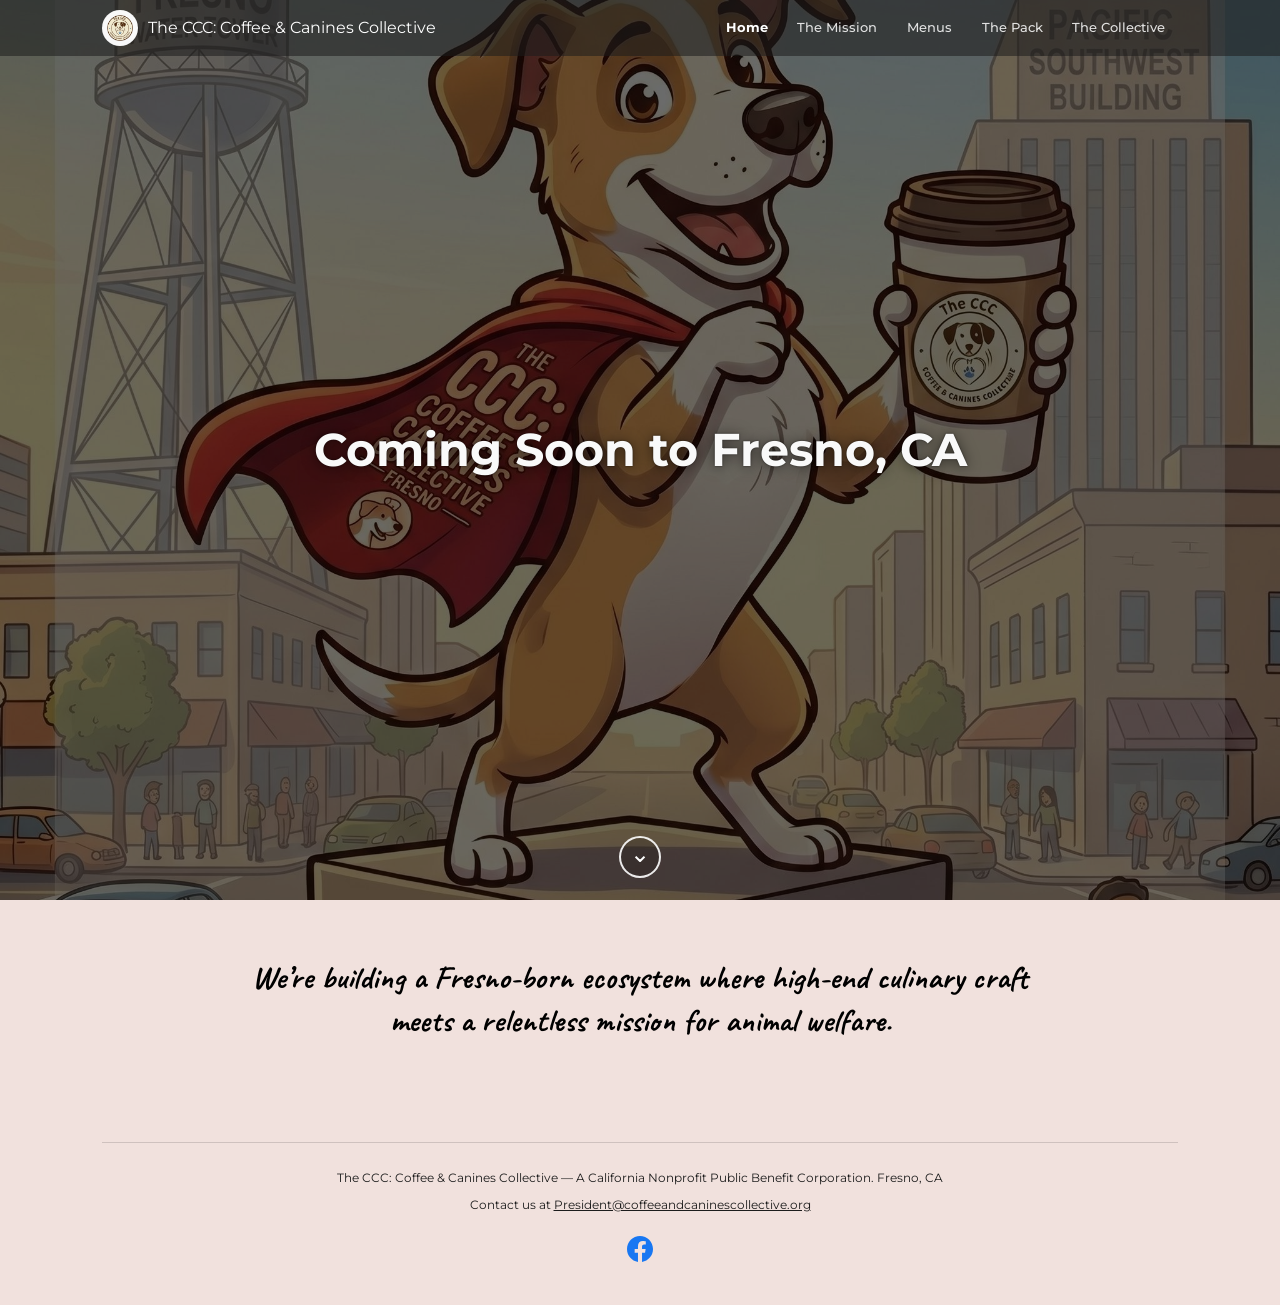
<file: index.html>
<!DOCTYPE html>
<html lang="en">
<head>
<meta charset="UTF-8">
<meta name="viewport" content="width=device-width, initial-scale=1">
<title>The CCC: Coffee &amp; Canines Collective | Fresno, CA</title>
<meta name="description" content="A Fresno-born nonprofit where high-end culinary craft meets a relentless mission for animal welfare. Coming soon to Fresno, CA.">
<link rel="canonical" href="https://coffeeandcaninescollective.org/index.html">
<meta property="og:type" content="website">
<meta property="og:title" content="The CCC: Coffee &amp; Canines Collective | Fresno, CA">
<meta property="og:description" content="A Fresno-born nonprofit where high-end culinary craft meets a relentless mission for animal welfare. Coming soon to Fresno, CA.">
<meta property="og:url" content="https://coffeeandcaninescollective.org/index.html">
<meta property="og:image" content="https://coffeeandcaninescollective.org/assets/logo.jpg">
<meta name="twitter:card" content="summary">
<link rel="icon" href="assets/logo.jpg">
<link rel="preconnect" href="https://fonts.googleapis.com">
<link rel="preconnect" href="https://fonts.gstatic.com" crossorigin>
<link href="https://fonts.googleapis.com/css2?family=Caveat:wght@400;700&family=Montserrat:ital,wght@0,400;0,500;0,700;1,400&display=swap" rel="stylesheet">
<link rel="stylesheet" href="css/styles.css">
<script type="application/ld+json">
{"@context":"https://schema.org","@type":"NGO",
 "name":"The CCC: Coffee & Canines Collective",
 "url":"https://coffeeandcaninescollective.org/",
 "email":"President@coffeeandcaninescollective.org",
 "description":"A Fresno-born nonprofit where high-end culinary craft meets a relentless mission for animal welfare.",
 "address":{"@type":"PostalAddress","addressLocality":"Fresno","addressRegion":"CA","addressCountry":"US"}}
</script>
</head>
<body>
<header class="site-header" id="top">
  <nav class="topnav wrap">
    <a class="brand" href="index.html">
      <img src="assets/logo.jpg" alt="The CCC logo" width="36" height="36">
      <span>The CCC: Coffee &amp; Canines Collective</span>
    </a>
    <button class="nav-toggle" aria-label="Open menu" aria-expanded="false">☰</button>
    <ul class="nav-links">
      <li><a href="index.html" class="current">Home</a></li>
      <li><a href="the-mission.html">The Mission</a></li>
      <li><a href="menus.html">Menus</a></li>
      <li><a href="the-pack.html">The Pack</a></li>
      <li><a href="the-collective.html">The Collective</a></li>
    </ul>
  </nav>
</header>

<section class="hero hero--full" style="background-image:url('assets/hero-banner.jpg')">
  <div class="hero-inner">
    <h1 class="hero-title">Coming Soon to Fresno, CA</h1>
  </div>
  <a class="scroll-cue" href="#content" aria-label="Scroll down">⌄</a>
</section>

<main id="content">
  <section class="sec">
    <div class="wrap">
      <div class="txt">
        <h2 class="t-statement">We’re building a Fresno-born ecosystem where high-end culinary craft meets a relentless mission for animal welfare.</h2>
      </div>
    </div>
  </section>
</main>

<footer class="site-footer">
  <div class="wrap">
    <div class="divider"></div>
    <p class="t-small">The CCC: Coffee &amp; Canines Collective — A California Nonprofit Public Benefit Corporation. Fresno, CA</p>
    <p class="t-small">Contact us at <a href="mailto:President@coffeeandcaninescollective.org">President@coffeeandcaninescollective.org</a></p>
    <a class="fb-circle" href="https://www.facebook.com/profile.php?id=61579517695465" target="_blank" rel="noopener" aria-label="Facebook">
      <svg viewBox="0 0 24 24" width="26" height="26" fill="#1877F2"><path d="M24 12.073C24 5.405 18.627 0 12 0S0 5.405 0 12.073C0 18.1 4.388 23.094 10.125 24v-8.437H7.078v-3.49h3.047v-2.66c0-3.025 1.792-4.697 4.533-4.697 1.313 0 2.686.236 2.686.236v2.971H15.83c-1.491 0-1.956.93-1.956 1.886v2.264h3.328l-.532 3.49h-2.796V24C19.612 23.094 24 18.1 24 12.073z"/></svg>
    </a>
  </div>
</footer>
<script src="js/site.js"></script>
</body>
</html>
</file>
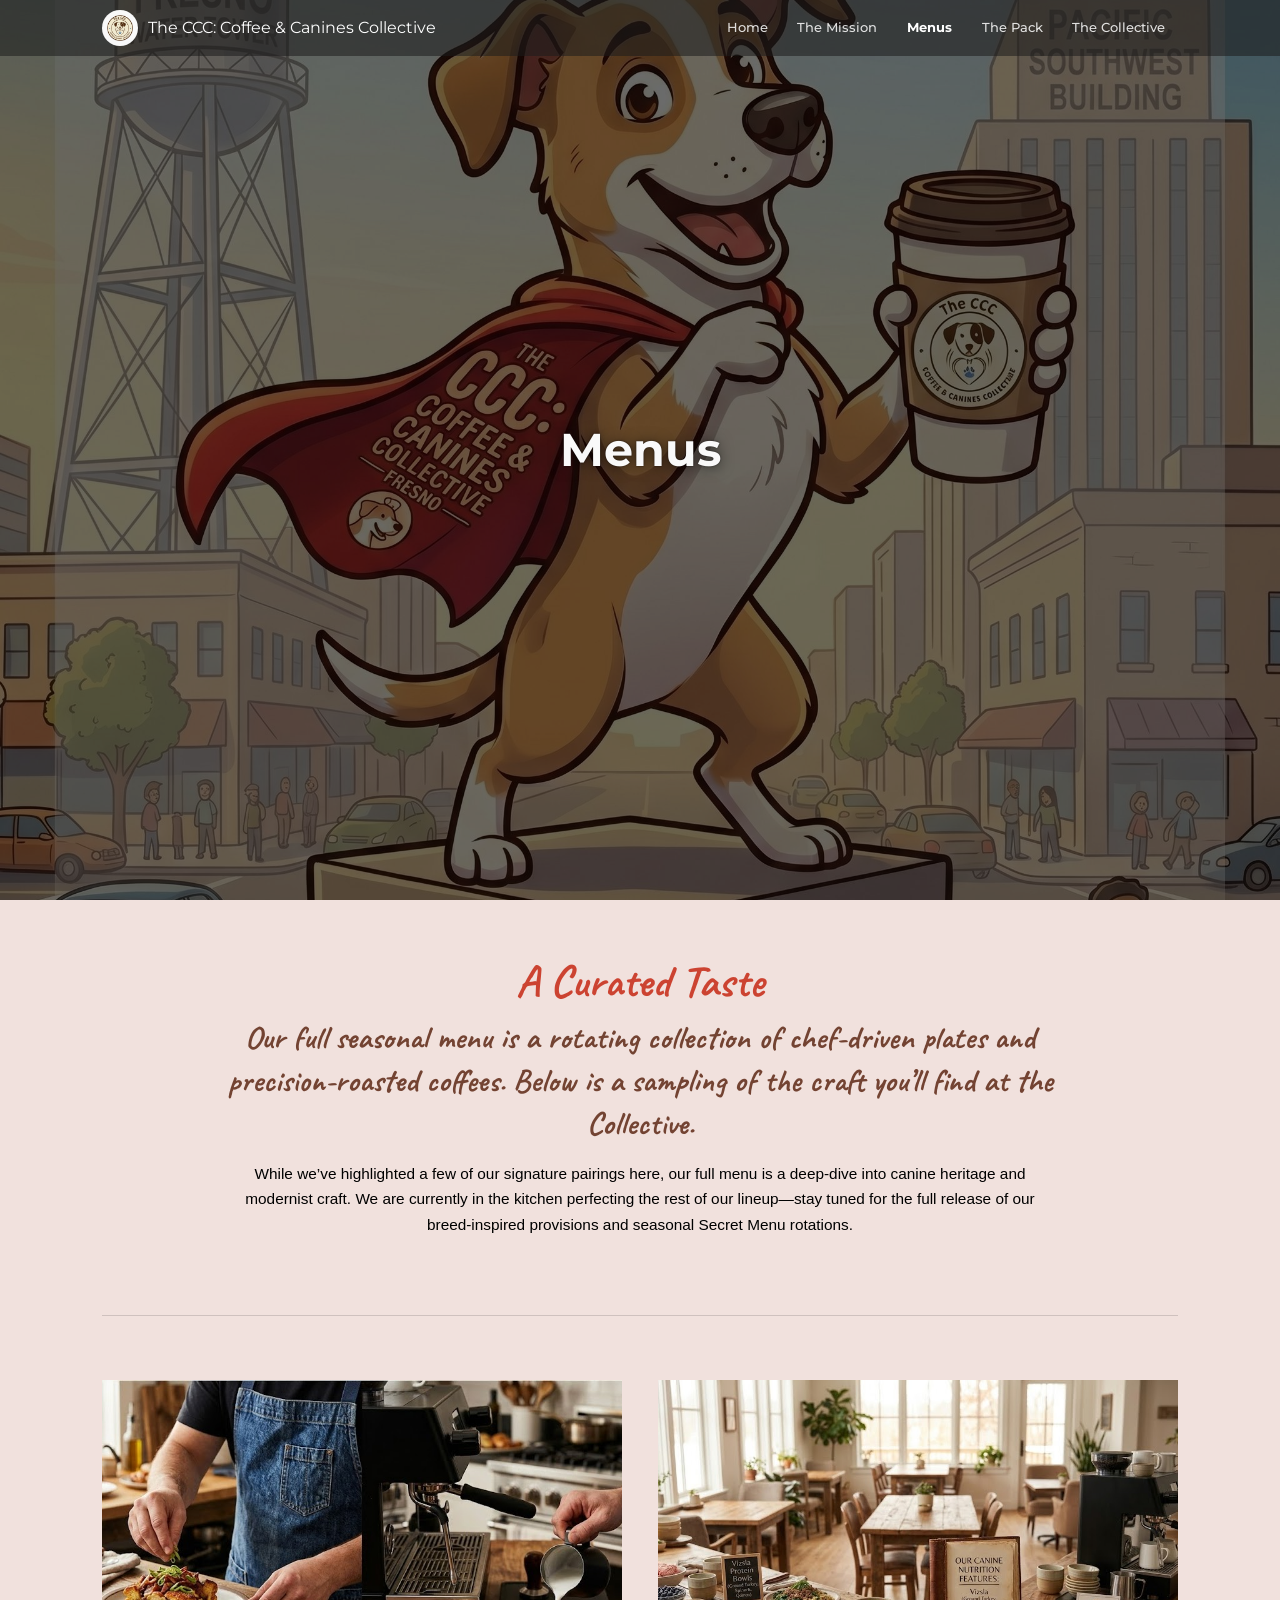
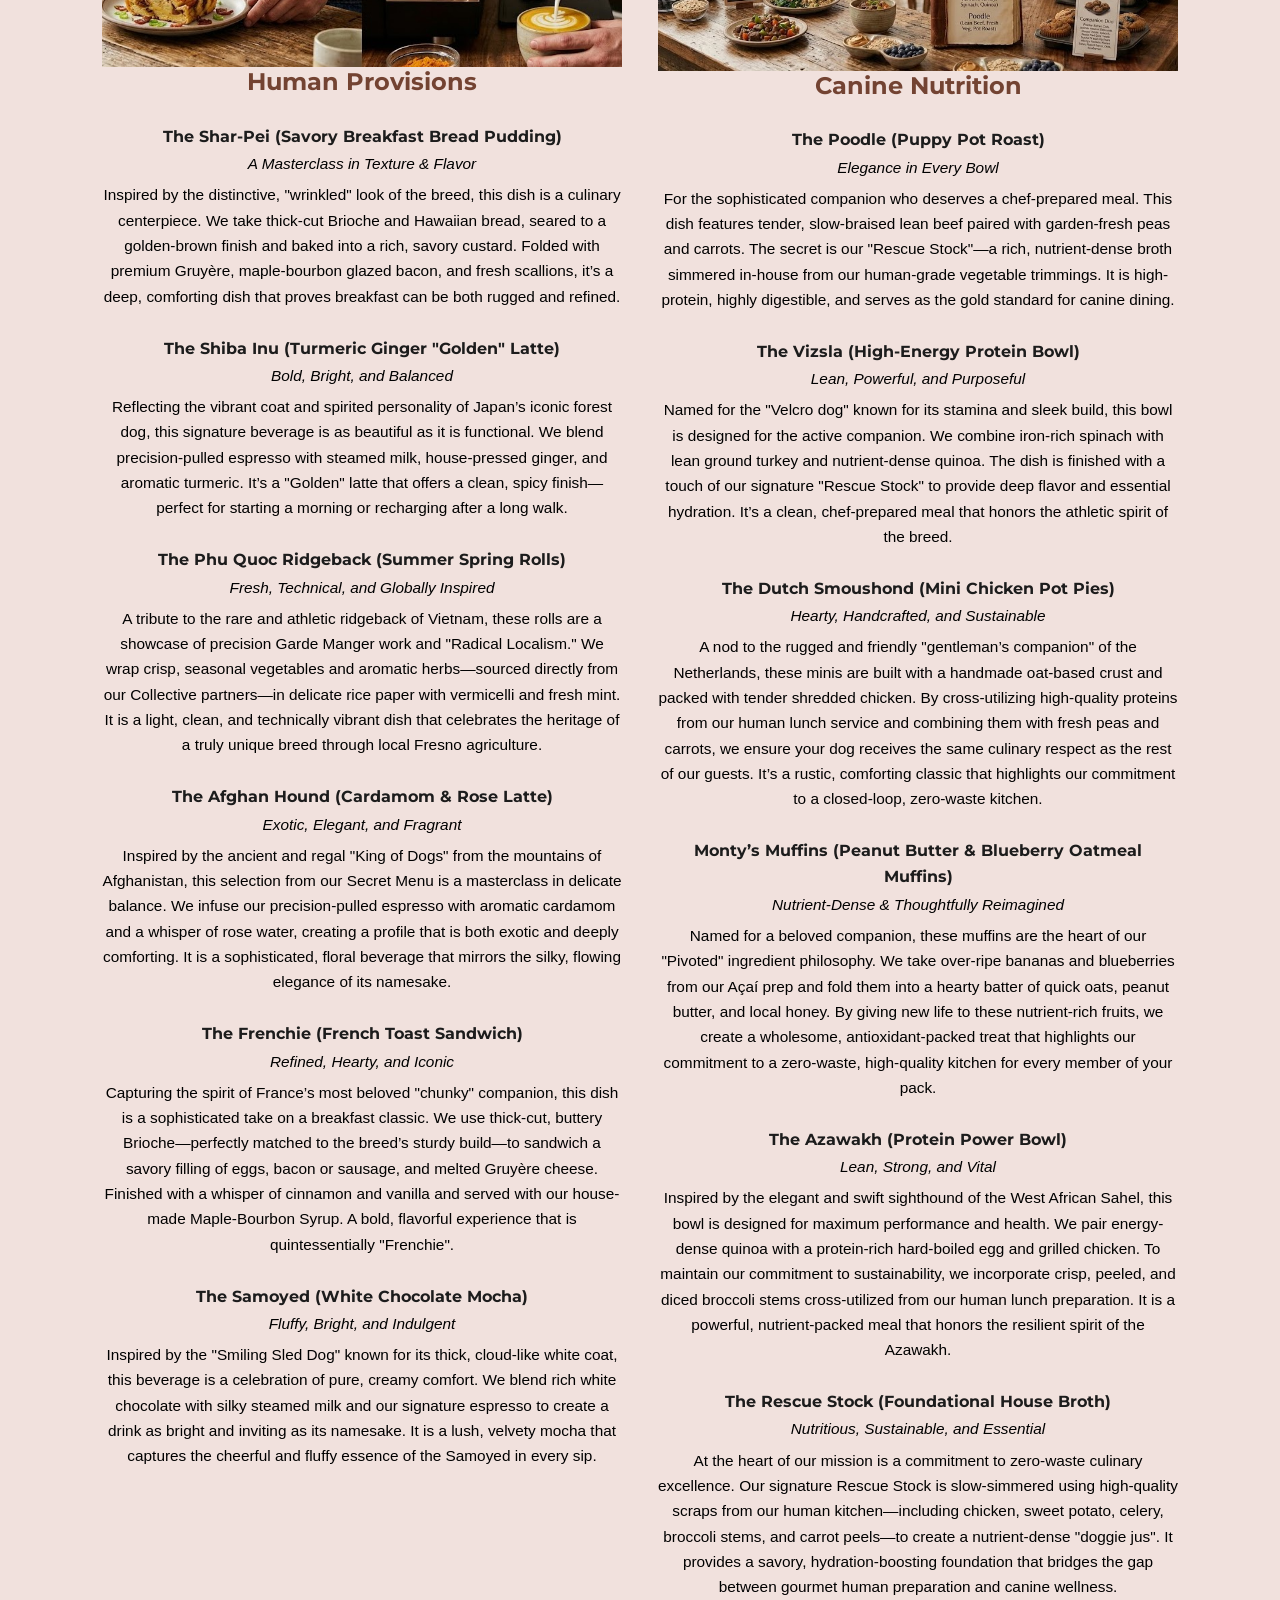
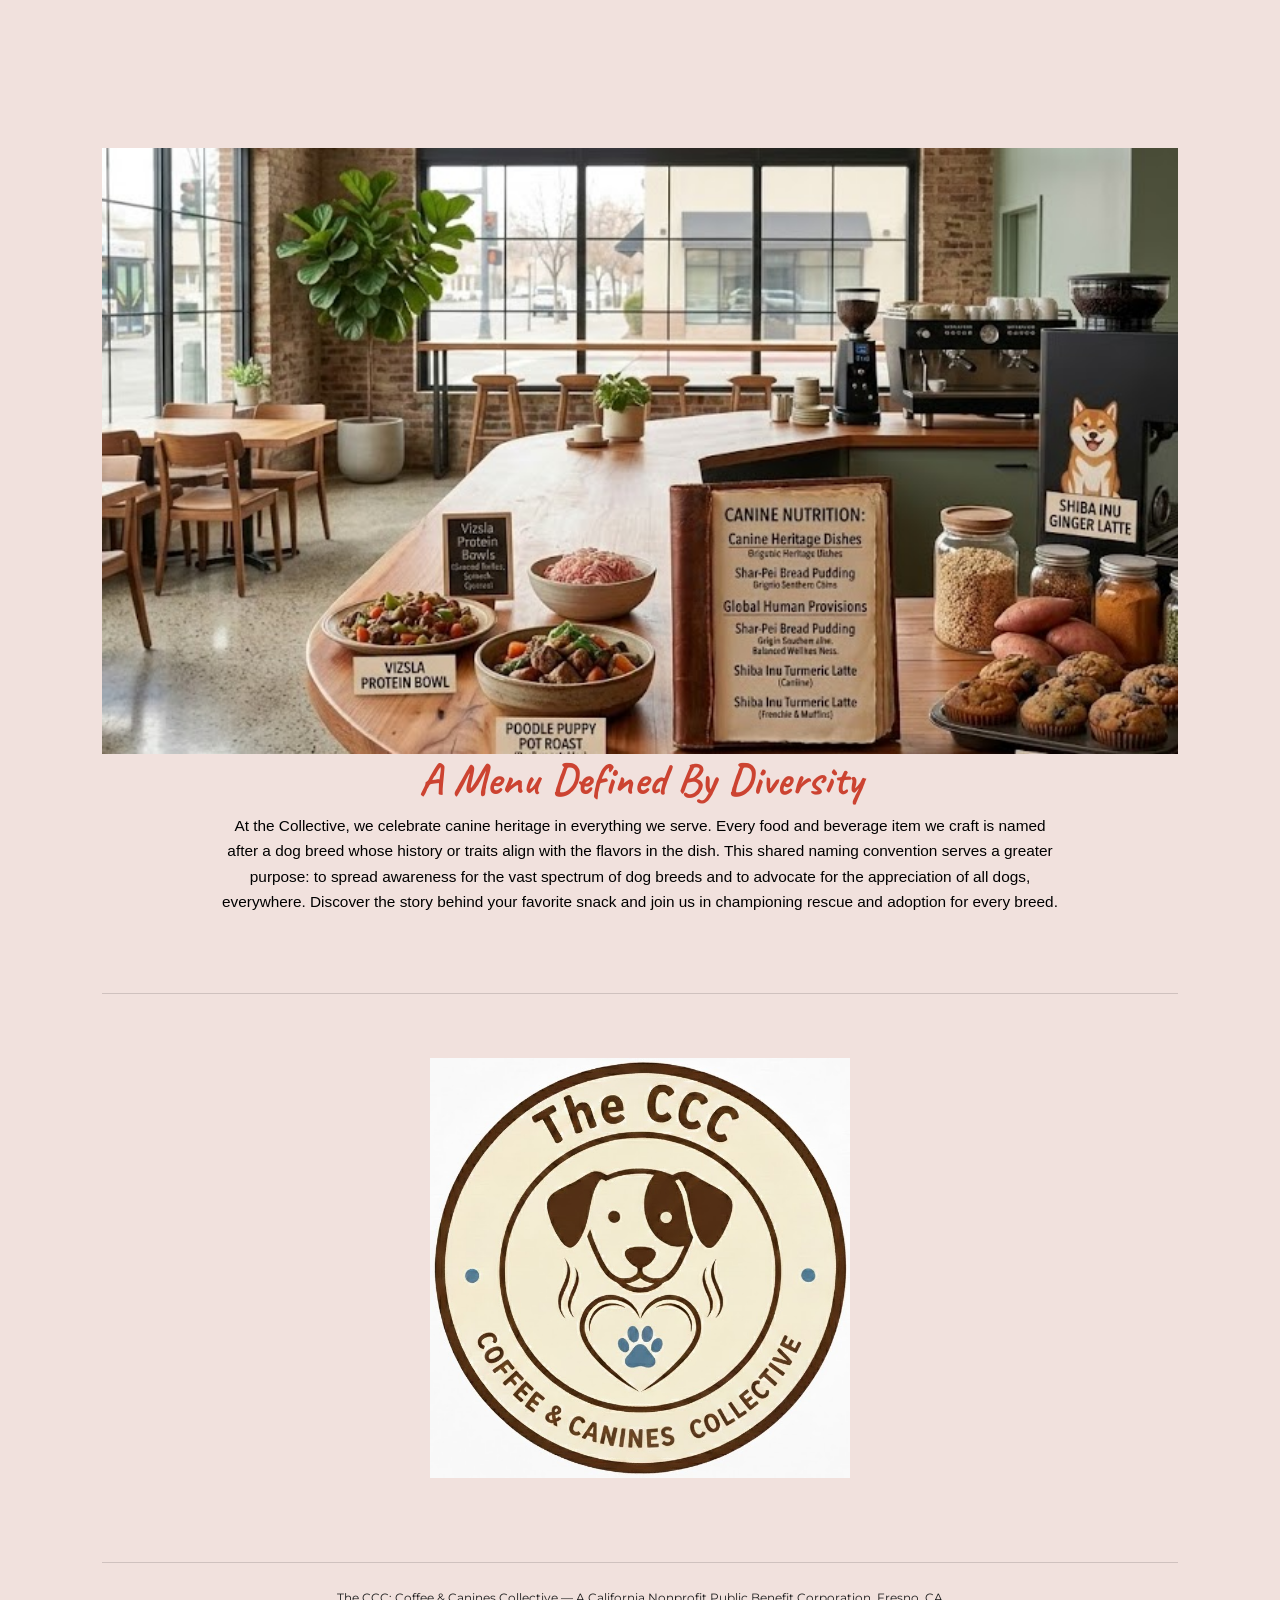
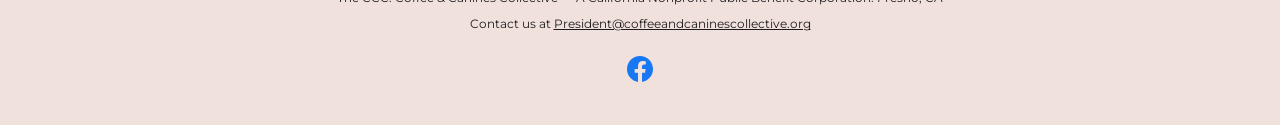
<file: menus.html>
<!DOCTYPE html>
<html lang="en">
<head>
<meta charset="UTF-8">
<meta name="viewport" content="width=device-width, initial-scale=1">
<title>Menus | The CCC: Coffee &amp; Canines Collective</title>
<meta name="description" content="A sampling of chef-driven plates, precision-roasted coffees, and canine nutrition from The CCC: Coffee &amp; Canines Collective in Fresno, CA.">
<link rel="canonical" href="https://coffeeandcaninescollective.org/menus.html">
<meta property="og:type" content="website">
<meta property="og:title" content="Menus | The CCC: Coffee &amp; Canines Collective">
<meta property="og:description" content="A sampling of chef-driven plates, precision-roasted coffees, and canine nutrition from The CCC: Coffee &amp; Canines Collective in Fresno, CA.">
<meta property="og:url" content="https://coffeeandcaninescollective.org/menus.html">
<meta property="og:image" content="https://coffeeandcaninescollective.org/assets/logo.jpg">
<meta name="twitter:card" content="summary">
<link rel="icon" href="assets/logo.jpg">
<link rel="preconnect" href="https://fonts.googleapis.com">
<link rel="preconnect" href="https://fonts.gstatic.com" crossorigin>
<link href="https://fonts.googleapis.com/css2?family=Caveat:wght@400;700&family=Montserrat:ital,wght@0,400;0,500;0,700;1,400&display=swap" rel="stylesheet">
<link rel="stylesheet" href="css/styles.css">
</head>
<body>
<header class="site-header" id="top">
  <nav class="topnav wrap">
    <a class="brand" href="index.html">
      <img src="assets/logo.jpg" alt="The CCC logo" width="36" height="36">
      <span>The CCC: Coffee &amp; Canines Collective</span>
    </a>
    <button class="nav-toggle" aria-label="Open menu" aria-expanded="false">☰</button>
    <ul class="nav-links">
      <li><a href="index.html">Home</a></li>
      <li><a href="the-mission.html">The Mission</a></li>
      <li><a class="current" href="menus.html">Menus</a></li>
      <li><a href="the-pack.html">The Pack</a></li>
      <li><a href="the-collective.html">The Collective</a></li>
    </ul>
  </nav>
</header>

<section class="hero hero--mid" style="background-image:url('assets/hero-banner.jpg')">
  <div class="hero-inner">
    <h1 class="hero-title">Menus</h1>
  </div>
</section>

<main id="content">
  <section class="sec">
    <div class="wrap">
      <div class="txt">
        <h2 class="t-title">A Curated Taste</h2>
        <p class="t-statement t-statement--brown">Our full seasonal menu is a rotating collection of chef-driven plates and precision-roasted coffees. Below is a sampling of the craft you’ll find at the Collective.</p>
        <p class="t-body-a">While we’ve highlighted a few of our signature pairings here, our full menu is a deep-dive into canine heritage and modernist craft. We are currently in the kitchen perfecting the rest of our lineup—stay tuned for the full release of our breed-inspired provisions and seasonal Secret Menu rotations.</p>
      </div>
    </div>
  </section>

  <section class="sec sec--slim">
    <div class="wrap">
      <div class="divider"></div>
    </div>
  </section>

  <section class="sec">
    <div class="wrap">
      <div class="cols-2 cols-2--top">
        <div>
          <img class="ph" src="assets/menus-human.jpg" alt="Chef plating a dish and espresso machine pouring a latte">
          <h2 class="t-h2">Human Provisions</h2>

          <h3 class="t-sub">The Shar-Pei (Savory Breakfast Bread Pudding)</h3>
          <p class="t-tag">A Masterclass in Texture &amp; Flavor</p>
          <p class="t-body-a">Inspired by the distinctive, "wrinkled" look of the breed, this dish is a culinary centerpiece. We take thick-cut Brioche and Hawaiian bread, seared to a golden-brown finish and baked into a rich, savory custard. Folded with premium Gruyère, maple-bourbon glazed bacon, and fresh scallions, it’s a deep, comforting dish that proves breakfast can be both rugged and refined.</p>

          <h3 class="t-sub">The Shiba Inu (Turmeric Ginger "Golden" Latte)</h3>
          <p class="t-tag">Bold, Bright, and Balanced</p>
          <p class="t-body-a">Reflecting the vibrant coat and spirited personality of Japan’s iconic forest dog, this signature beverage is as beautiful as it is functional. We blend precision-pulled espresso with steamed milk, house-pressed ginger, and aromatic turmeric. It’s a "Golden" latte that offers a clean, spicy finish—perfect for starting a morning or recharging after a long walk.</p>

          <h3 class="t-sub">The Phu Quoc Ridgeback (Summer Spring Rolls)</h3>
          <p class="t-tag">Fresh, Technical, and Globally Inspired</p>
          <p class="t-body-a">A tribute to the rare and athletic ridgeback of Vietnam, these rolls are a showcase of precision Garde Manger work and "Radical Localism." We wrap crisp, seasonal vegetables and aromatic herbs—sourced directly from our Collective partners—in delicate rice paper with vermicelli and fresh mint. It is a light, clean, and technically vibrant dish that celebrates the heritage of a truly unique breed through local Fresno agriculture.</p>

          <h3 class="t-sub">The Afghan Hound (Cardamom &amp; Rose Latte)</h3>
          <p class="t-tag">Exotic, Elegant, and Fragrant</p>
          <p class="t-body-a">Inspired by the ancient and regal "King of Dogs" from the mountains of Afghanistan, this selection from our Secret Menu is a masterclass in delicate balance. We infuse our precision-pulled espresso with aromatic cardamom and a whisper of rose water, creating a profile that is both exotic and deeply comforting. It is a sophisticated, floral beverage that mirrors the silky, flowing elegance of its namesake.</p>

          <h3 class="t-sub">The Frenchie (French Toast Sandwich)</h3>
          <p class="t-tag">Refined, Hearty, and Iconic</p>
          <p class="t-body-a">Capturing the spirit of France’s most beloved "chunky" companion, this dish is a sophisticated take on a breakfast classic. We use thick-cut, buttery Brioche—perfectly matched to the breed’s sturdy build—to sandwich a savory filling of eggs, bacon or sausage, and melted Gruyère cheese. Finished with a whisper of cinnamon and vanilla and served with our house-made Maple-Bourbon Syrup. A bold, flavorful experience that is quintessentially "Frenchie".</p>

          <h3 class="t-sub">The Samoyed (White Chocolate Mocha)</h3>
          <p class="t-tag">Fluffy, Bright, and Indulgent</p>
          <p class="t-body-a">Inspired by the "Smiling Sled Dog" known for its thick, cloud-like white coat, this beverage is a celebration of pure, creamy comfort. We blend rich white chocolate with silky steamed milk and our signature espresso to create a drink as bright and inviting as its namesake. It is a lush, velvety mocha that captures the cheerful and fluffy essence of the Samoyed in every sip.</p>
        </div>
        <div>
          <img class="ph" src="assets/menus-canine.jpg" alt="Cafe dining room with canine nutrition menu displays">
          <h2 class="t-h2">Canine Nutrition</h2>

          <h3 class="t-sub">The Poodle (Puppy Pot Roast)</h3>
          <p class="t-tag">Elegance in Every Bowl</p>
          <p class="t-body-a">For the sophisticated companion who deserves a chef-prepared meal. This dish features tender, slow-braised lean beef paired with garden-fresh peas and carrots. The secret is our "Rescue Stock"—a rich, nutrient-dense broth simmered in-house from our human-grade vegetable trimmings. It is high-protein, highly digestible, and serves as the gold standard for canine dining.</p>

          <h3 class="t-sub">The Vizsla (High-Energy Protein Bowl)</h3>
          <p class="t-tag">Lean, Powerful, and Purposeful</p>
          <p class="t-body-a">Named for the "Velcro dog" known for its stamina and sleek build, this bowl is designed for the active companion. We combine iron-rich spinach with lean ground turkey and nutrient-dense quinoa. The dish is finished with a touch of our signature "Rescue Stock" to provide deep flavor and essential hydration. It’s a clean, chef-prepared meal that honors the athletic spirit of the breed.</p>

          <h3 class="t-sub">The Dutch Smoushond (Mini Chicken Pot Pies)</h3>
          <p class="t-tag">Hearty, Handcrafted, and Sustainable</p>
          <p class="t-body-a">A nod to the rugged and friendly "gentleman’s companion" of the Netherlands, these minis are built with a handmade oat-based crust and packed with tender shredded chicken. By cross-utilizing high-quality proteins from our human lunch service and combining them with fresh peas and carrots, we ensure your dog receives the same culinary respect as the rest of our guests. It’s a rustic, comforting classic that highlights our commitment to a closed-loop, zero-waste kitchen.</p>

          <h3 class="t-sub">Monty’s Muffins (Peanut Butter &amp; Blueberry Oatmeal Muffins)</h3>
          <p class="t-tag">Nutrient-Dense &amp; Thoughtfully Reimagined</p>
          <p class="t-body-a">Named for a beloved companion, these muffins are the heart of our "Pivoted" ingredient philosophy. We take over-ripe bananas and blueberries from our Açaí prep and fold them into a hearty batter of quick oats, peanut butter, and local honey. By giving new life to these nutrient-rich fruits, we create a wholesome, antioxidant-packed treat that highlights our commitment to a zero-waste, high-quality kitchen for every member of your pack.</p>

          <h3 class="t-sub">The Azawakh (Protein Power Bowl)</h3>
          <p class="t-tag">Lean, Strong, and Vital</p>
          <p class="t-body-a">Inspired by the elegant and swift sighthound of the West African Sahel, this bowl is designed for maximum performance and health. We pair energy-dense quinoa with a protein-rich hard-boiled egg and grilled chicken. To maintain our commitment to sustainability, we incorporate crisp, peeled, and diced broccoli stems cross-utilized from our human lunch preparation. It is a powerful, nutrient-packed meal that honors the resilient spirit of the Azawakh.</p>

          <h3 class="t-sub">The Rescue Stock (Foundational House Broth)</h3>
          <p class="t-tag">Nutritious, Sustainable, and Essential</p>
          <p class="t-body-a">At the heart of our mission is a commitment to zero-waste culinary excellence. Our signature Rescue Stock is slow-simmered using high-quality scraps from our human kitchen—including chicken, sweet potato, celery, broccoli stems, and carrot peels—to create a nutrient-dense "doggie jus". It provides a savory, hydration-boosting foundation that bridges the gap between gourmet human preparation and canine wellness.</p>
        </div>
      </div>
    </div>
  </section>

  <section class="sec">
    <div class="wrap">
      <img class="ph ph--full" src="assets/menus-diversity.jpg" alt="Cafe counter with dog meals and treats on display">
      <div class="txt">
        <h2 class="t-title">A Menu Defined By Diversity</h2>
        <p class="t-body-a">At the Collective, we celebrate canine heritage in everything we serve. Every food and beverage item we craft is named after a dog breed whose history or traits align with the flavors in the dish. This shared naming convention serves a greater purpose: to spread awareness for the vast spectrum of dog breeds and to advocate for the appreciation of all dogs, everywhere. Discover the story behind your favorite snack and join us in championing rescue and adoption for every breed.</p>
      </div>
    </div>
  </section>

  <section class="sec sec--slim">
    <div class="wrap">
      <div class="divider"></div>
    </div>
  </section>

  <section class="sec">
    <div class="wrap">
      <img class="big-logo" src="assets/footer-art-menus-collective.jpg" alt="The CCC: Coffee &amp; Canines Collective logo">
    </div>
  </section>
</main>

<footer class="site-footer">
  <div class="wrap">
    <div class="divider"></div>
    <p class="t-small">The CCC: Coffee &amp; Canines Collective — A California Nonprofit Public Benefit Corporation. Fresno, CA</p>
    <p class="t-small">Contact us at <a href="mailto:President@coffeeandcaninescollective.org">President@coffeeandcaninescollective.org</a></p>
    <a class="fb-circle" href="https://www.facebook.com/profile.php?id=61579517695465" target="_blank" rel="noopener" aria-label="Facebook">
      <svg viewBox="0 0 24 24" width="26" height="26" fill="#1877F2"><path d="M24 12.073C24 5.405 18.627 0 12 0S0 5.405 0 12.073C0 18.1 4.388 23.094 10.125 24v-8.437H7.078v-3.49h3.047v-2.66c0-3.025 1.792-4.697 4.533-4.697 1.313 0 2.686.236 2.686.236v2.971H15.83c-1.491 0-1.956.93-1.956 1.886v2.264h3.328l-.532 3.49h-2.796V24C19.612 23.094 24 18.1 24 12.073z"/></svg>
    </a>
  </div>
</footer>
<script src="js/site.js"></script>
</body>
</html>
</file>
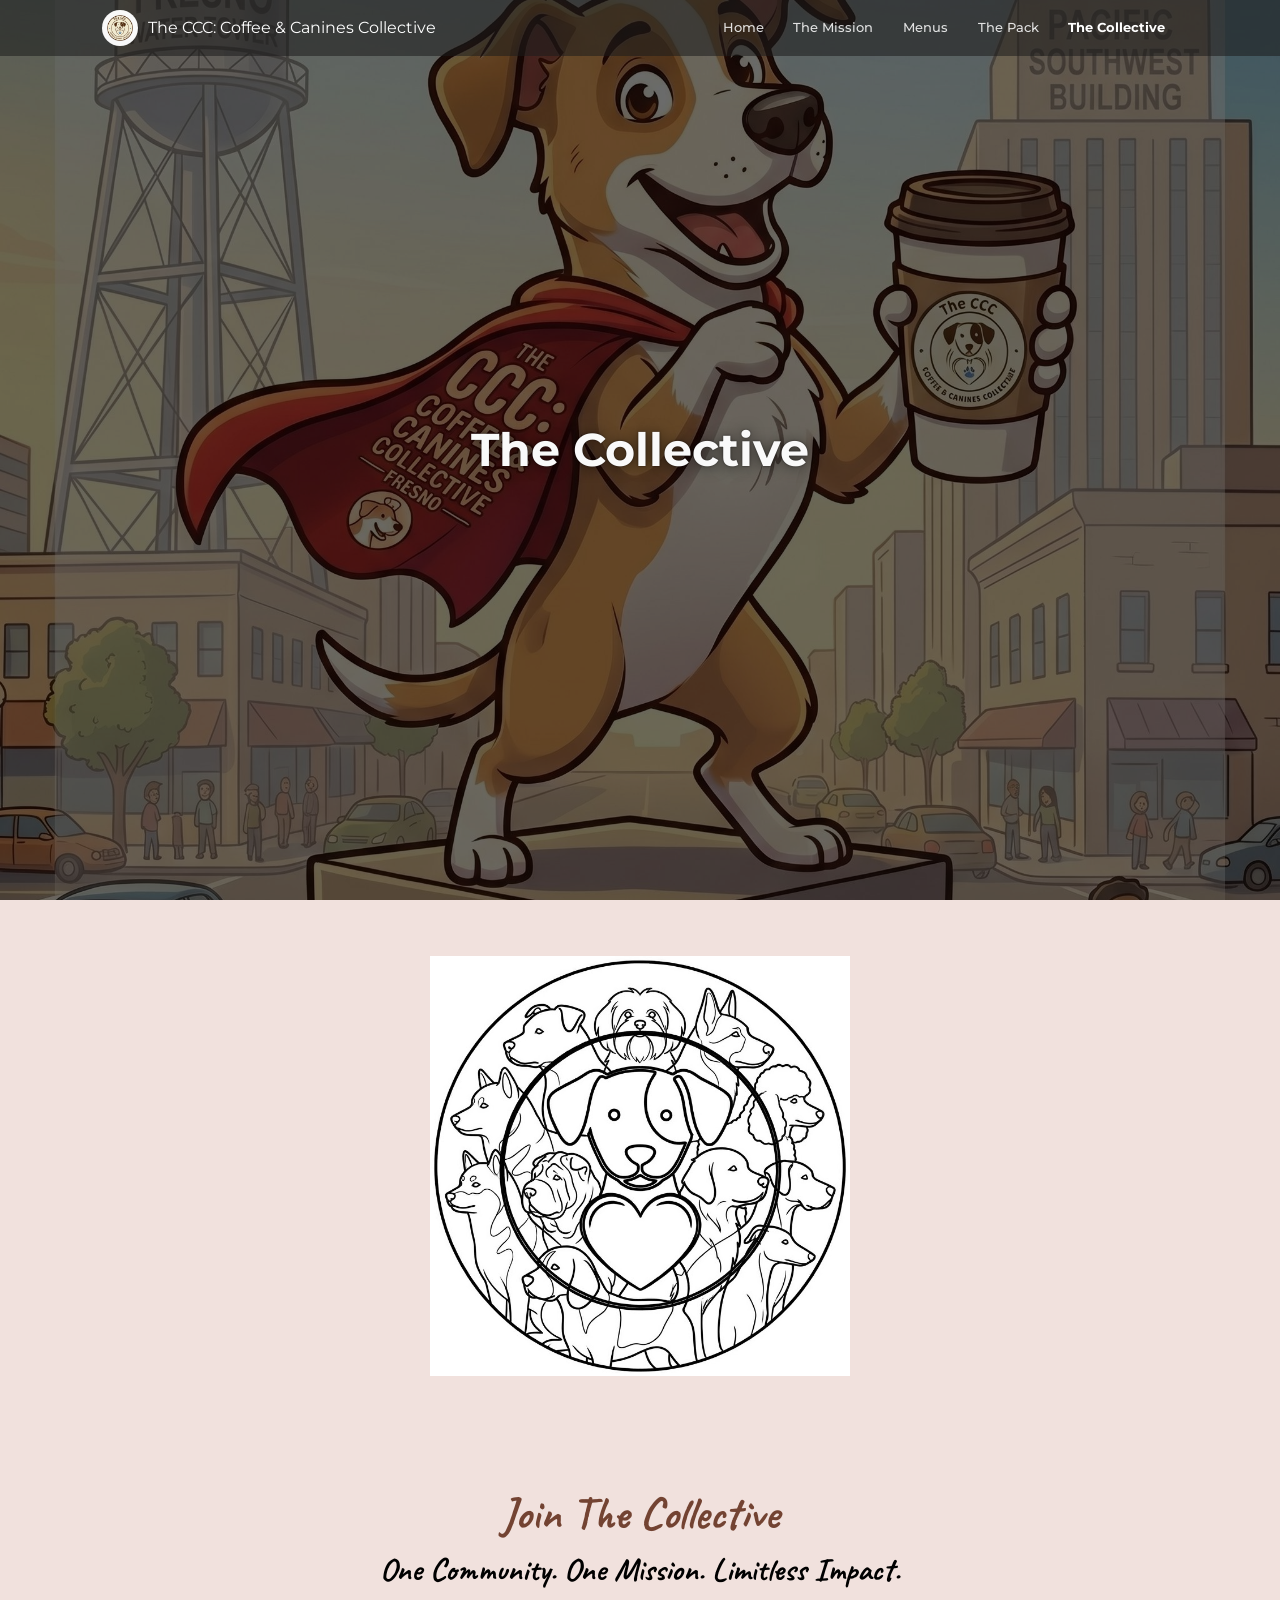
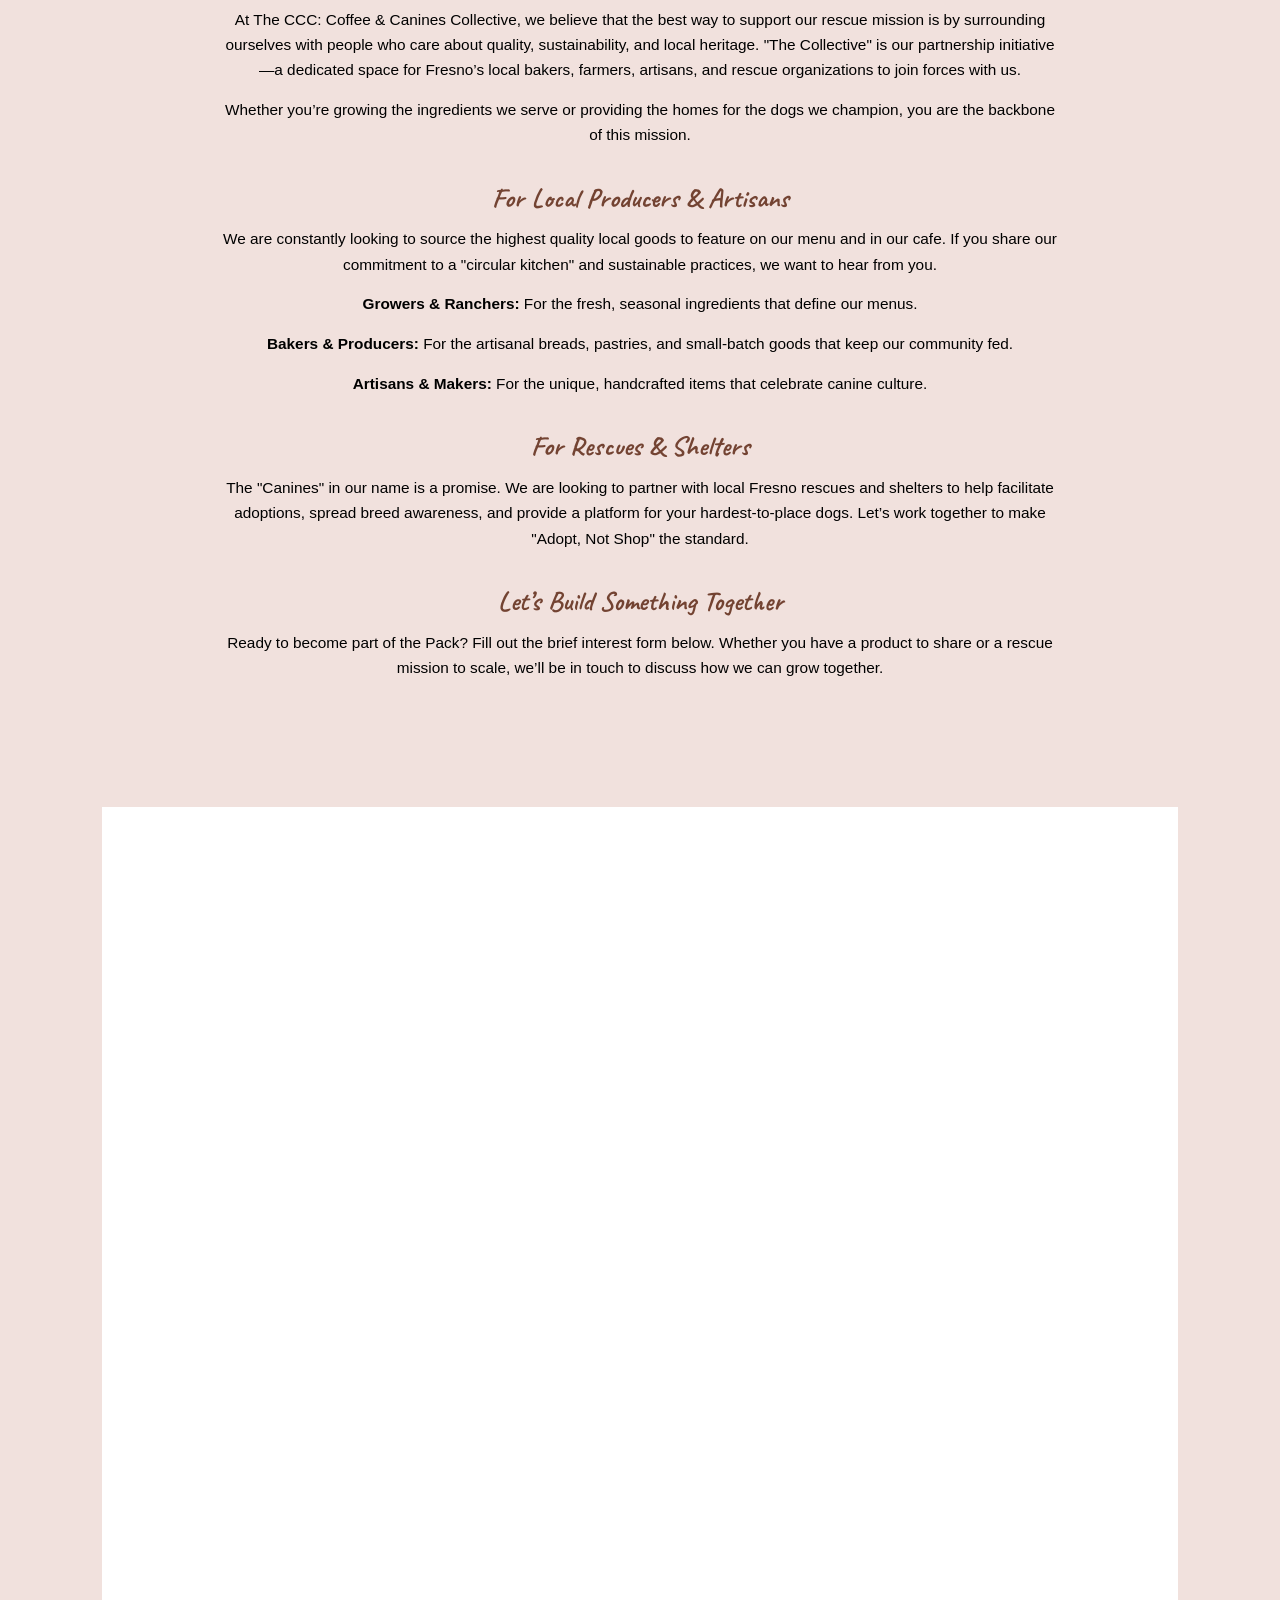
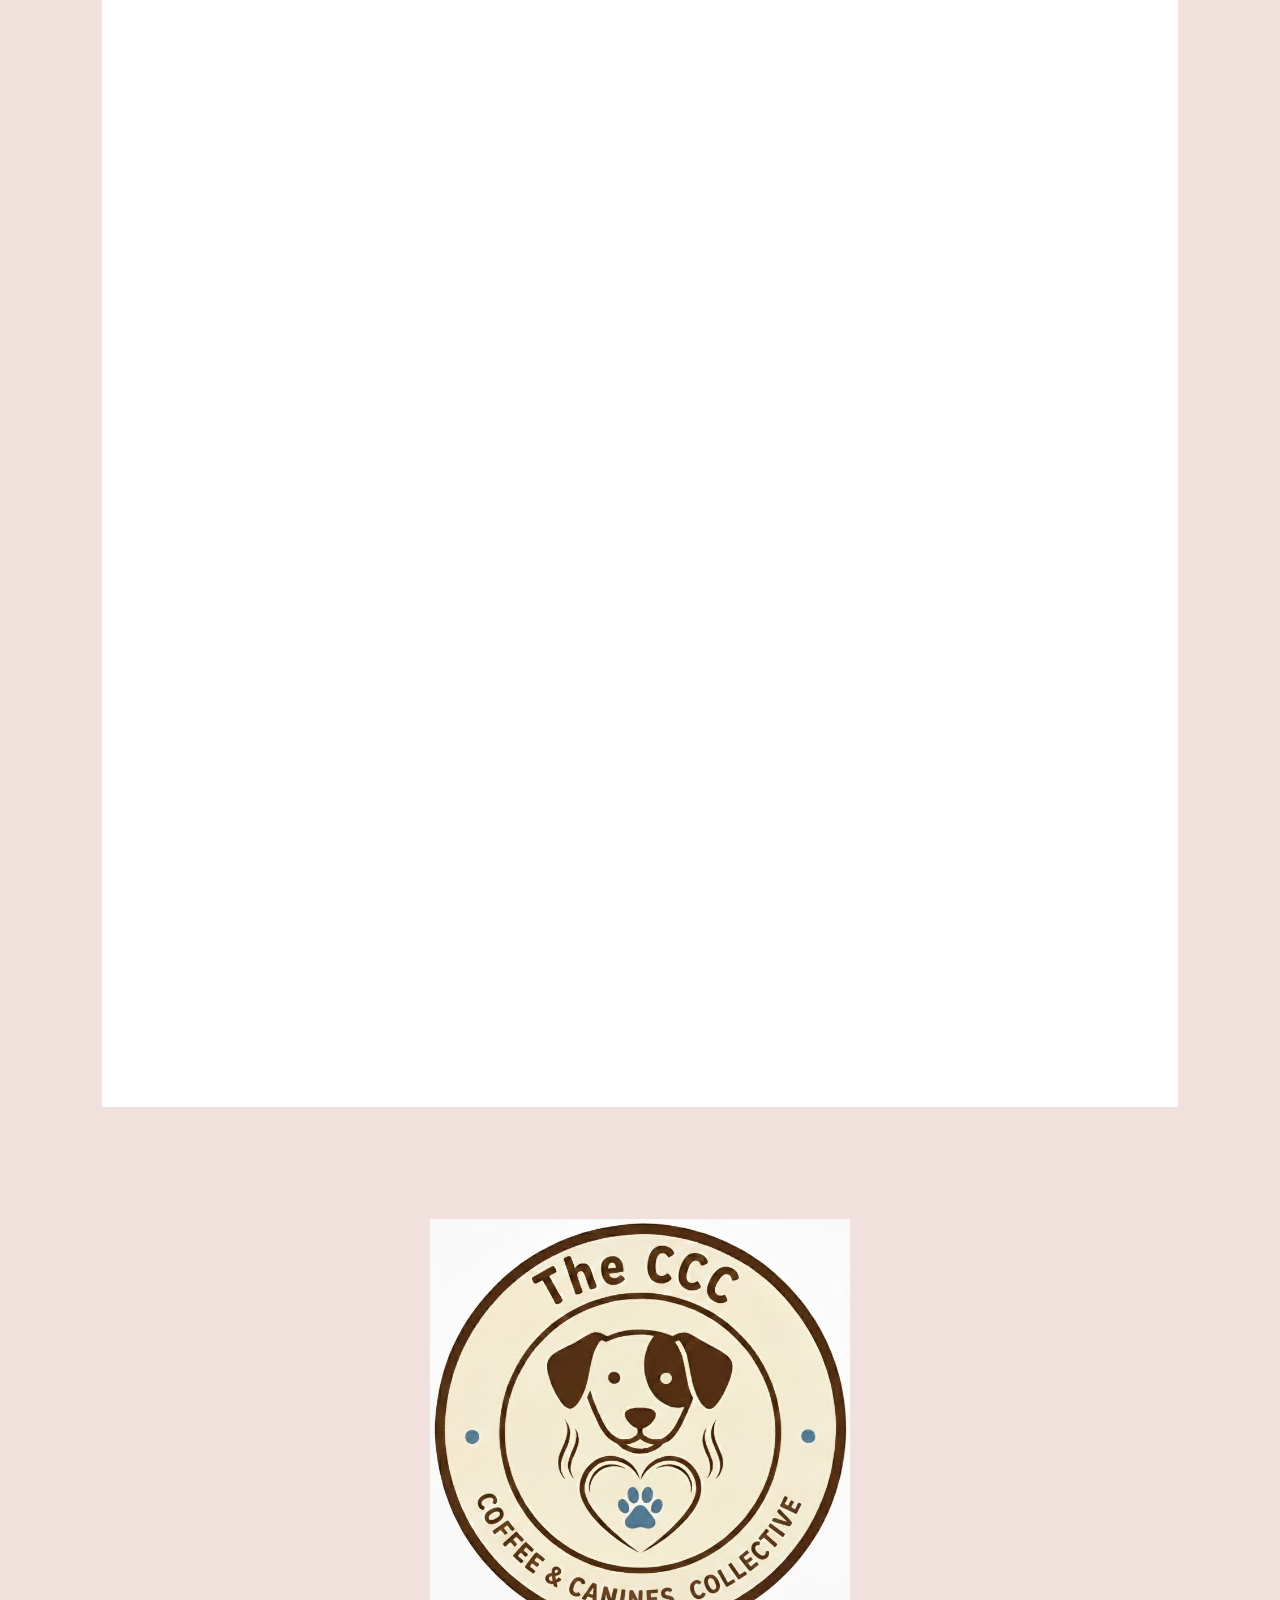
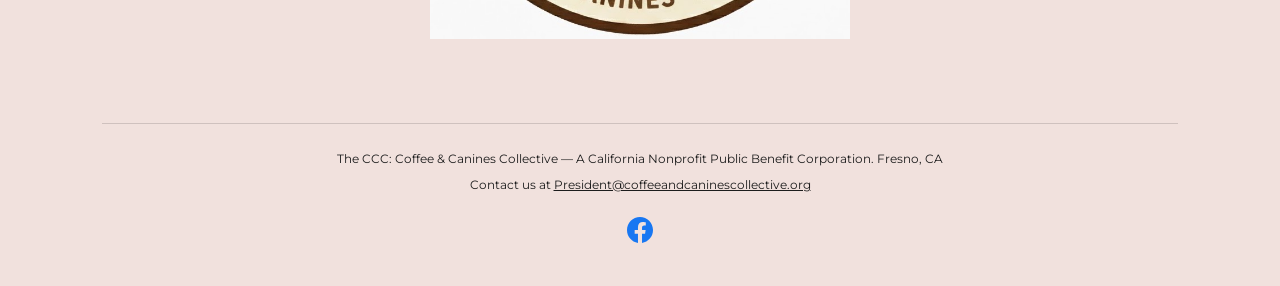
<file: the-collective.html>
<!DOCTYPE html>
<html lang="en">
<head>
<meta charset="UTF-8">
<meta name="viewport" content="width=device-width, initial-scale=1">
<title>The Collective | The CCC: Coffee &amp; Canines Collective</title>
<meta name="description" content="Join The Collective — a partnership initiative for Fresno's local bakers, farmers, artisans, and rescue organizations to join forces with The CCC.">
<link rel="canonical" href="https://coffeeandcaninescollective.org/the-collective.html">
<meta property="og:type" content="website">
<meta property="og:title" content="The Collective | The CCC: Coffee &amp; Canines Collective">
<meta property="og:description" content="Join The Collective — a partnership initiative for Fresno's local bakers, farmers, artisans, and rescue organizations to join forces with The CCC.">
<meta property="og:url" content="https://coffeeandcaninescollective.org/the-collective.html">
<meta property="og:image" content="https://coffeeandcaninescollective.org/assets/logo.jpg">
<meta name="twitter:card" content="summary">
<link rel="icon" href="assets/logo.jpg">
<link rel="preconnect" href="https://fonts.googleapis.com">
<link rel="preconnect" href="https://fonts.gstatic.com" crossorigin>
<link href="https://fonts.googleapis.com/css2?family=Caveat:wght@400;700&family=Montserrat:ital,wght@0,400;0,500;0,700;1,400&display=swap" rel="stylesheet">
<link rel="stylesheet" href="css/styles.css">
</head>
<body>
<header class="site-header" id="top">
  <nav class="topnav wrap">
    <a class="brand" href="index.html">
      <img src="assets/logo.jpg" alt="The CCC logo" width="36" height="36">
      <span>The CCC: Coffee &amp; Canines Collective</span>
    </a>
    <button class="nav-toggle" aria-label="Open menu" aria-expanded="false">☰</button>
    <ul class="nav-links">
      <li><a href="index.html">Home</a></li>
      <li><a href="the-mission.html">The Mission</a></li>
      <li><a href="menus.html">Menus</a></li>
      <li><a href="the-pack.html">The Pack</a></li>
      <li><a href="the-collective.html" class="current">The Collective</a></li>
    </ul>
  </nav>
</header>

<section class="hero hero--mid" style="background-image:url('assets/hero-banner.jpg')">
  <div class="hero-inner">
    <h1 class="hero-title">The Collective</h1>
  </div>
</section>

<main id="content">
  <section class="sec">
    <div class="wrap">
      <img class="big-logo" src="assets/collective-top.jpg" alt="Line art of many dog breeds in a circle">
    </div>
  </section>

  <section class="sec">
    <div class="wrap">
      <div class="txt">
        <p class="t-title t-title--brown">Join The Collective</p>
        <p class="t-statement">One Community. One Mission. Limitless Impact.</p>
        <p class="t-body-a">At The CCC: Coffee &amp; Canines Collective, we believe that the best way to support our rescue mission is by surrounding ourselves with people who care about quality, sustainability, and local heritage. "The Collective" is our partnership initiative—a dedicated space for Fresno’s local bakers, farmers, artisans, and rescue organizations to join forces with us.</p>
        <p class="t-body-a">Whether you’re growing the ingredients we serve or providing the homes for the dogs we champion, you are the backbone of this mission.</p>
        <h3 class="t-sub-caveat">For Local Producers &amp; Artisans</h3>
        <p class="t-body-a">We are constantly looking to source the highest quality local goods to feature on our menu and in our cafe. If you share our commitment to a "circular kitchen" and sustainable practices, we want to hear from you.</p>
        <p class="t-body-a"><strong>Growers &amp; Ranchers:</strong> For the fresh, seasonal ingredients that define our menus.</p>
        <p class="t-body-a"><strong>Bakers &amp; Producers:</strong> For the artisanal breads, pastries, and small-batch goods that keep our community fed.</p>
        <p class="t-body-a"><strong>Artisans &amp; Makers:</strong> For the unique, handcrafted items that celebrate canine culture.</p>
        <h3 class="t-sub-caveat">For Rescues &amp; Shelters</h3>
        <p class="t-body-a">The "Canines" in our name is a promise. We are looking to partner with local Fresno rescues and shelters to help facilitate adoptions, spread breed awareness, and provide a platform for your hardest-to-place dogs. Let’s work together to make "Adopt, Not Shop" the standard.</p>
        <h3 class="t-sub-caveat">Let’s Build Something Together</h3>
        <p class="t-body-a">Ready to become part of the Pack? Fill out the brief interest form below. Whether you have a product to share or a rescue mission to scale, we’ll be in touch to discuss how we can grow together.</p>
      </div>
    </div>
  </section>

  <section class="sec">
    <div class="wrap">
      <iframe class="gform" src="https://docs.google.com/forms/d/e/1FAIpQLSdY1VcmeBOdH6Pc-CT5m-GcPoOGqWQTp5gukLOGilhjmGr9sQ/viewform?embedded=true" width="100%" height="1900" frameborder="0" title="Partnership interest form">Loading…</iframe>
    </div>
  </section>

  <section class="sec">
    <div class="wrap">
      <img class="big-logo" src="assets/footer-art-menus-collective.jpg" alt="The CCC: Coffee &amp; Canines Collective logo">
    </div>
  </section>
</main>

<footer class="site-footer">
  <div class="wrap">
    <div class="divider"></div>
    <p class="t-small">The CCC: Coffee &amp; Canines Collective — A California Nonprofit Public Benefit Corporation. Fresno, CA</p>
    <p class="t-small">Contact us at <a href="mailto:President@coffeeandcaninescollective.org">President@coffeeandcaninescollective.org</a></p>
    <a class="fb-circle" href="https://www.facebook.com/profile.php?id=61579517695465" target="_blank" rel="noopener" aria-label="Facebook">
      <svg viewBox="0 0 24 24" width="26" height="26" fill="#1877F2"><path d="M24 12.073C24 5.405 18.627 0 12 0S0 5.405 0 12.073C0 18.1 4.388 23.094 10.125 24v-8.437H7.078v-3.49h3.047v-2.66c0-3.025 1.792-4.697 4.533-4.697 1.313 0 2.686.236 2.686.236v2.971H15.83c-1.491 0-1.956.93-1.956 1.886v2.264h3.328l-.532 3.49h-2.796V24C19.612 23.094 24 18.1 24 12.073z"/></svg>
    </a>
  </div>
</footer>
<script src="js/site.js"></script>
</body>
</html>
</file>
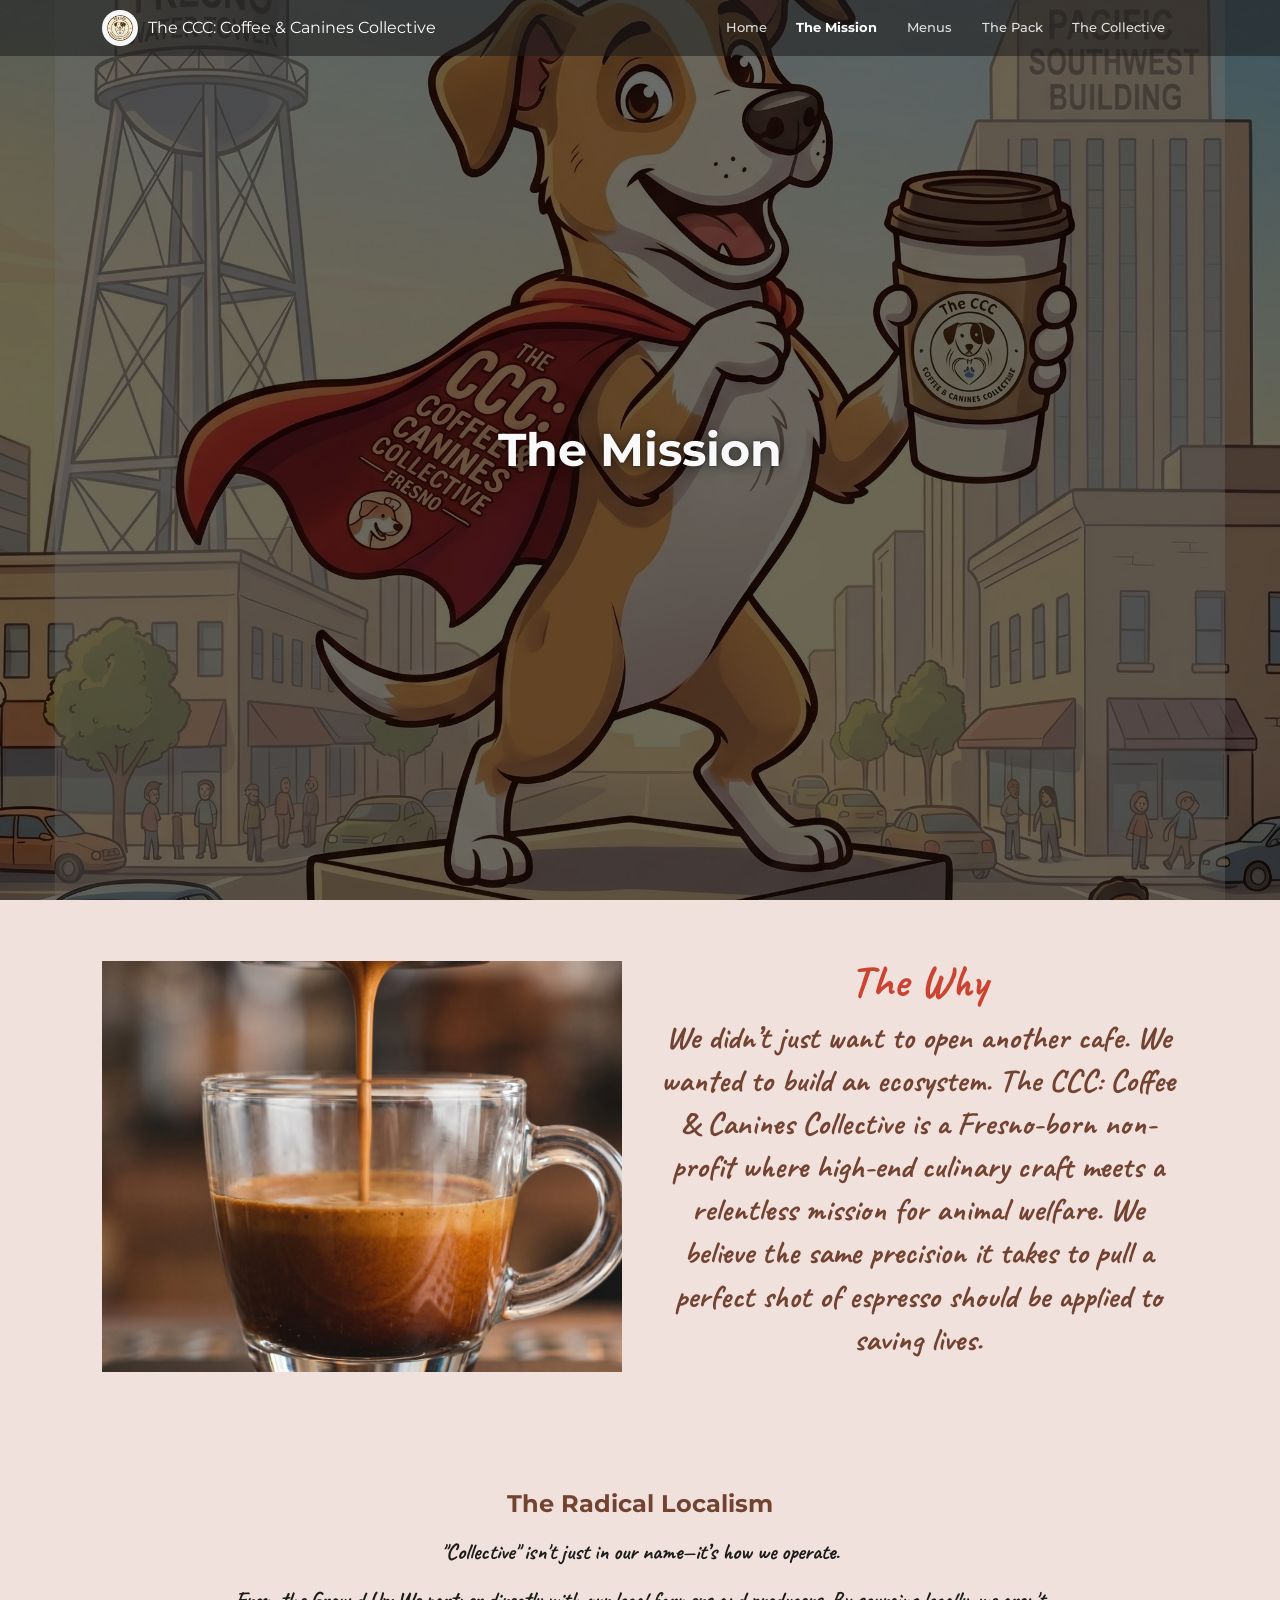
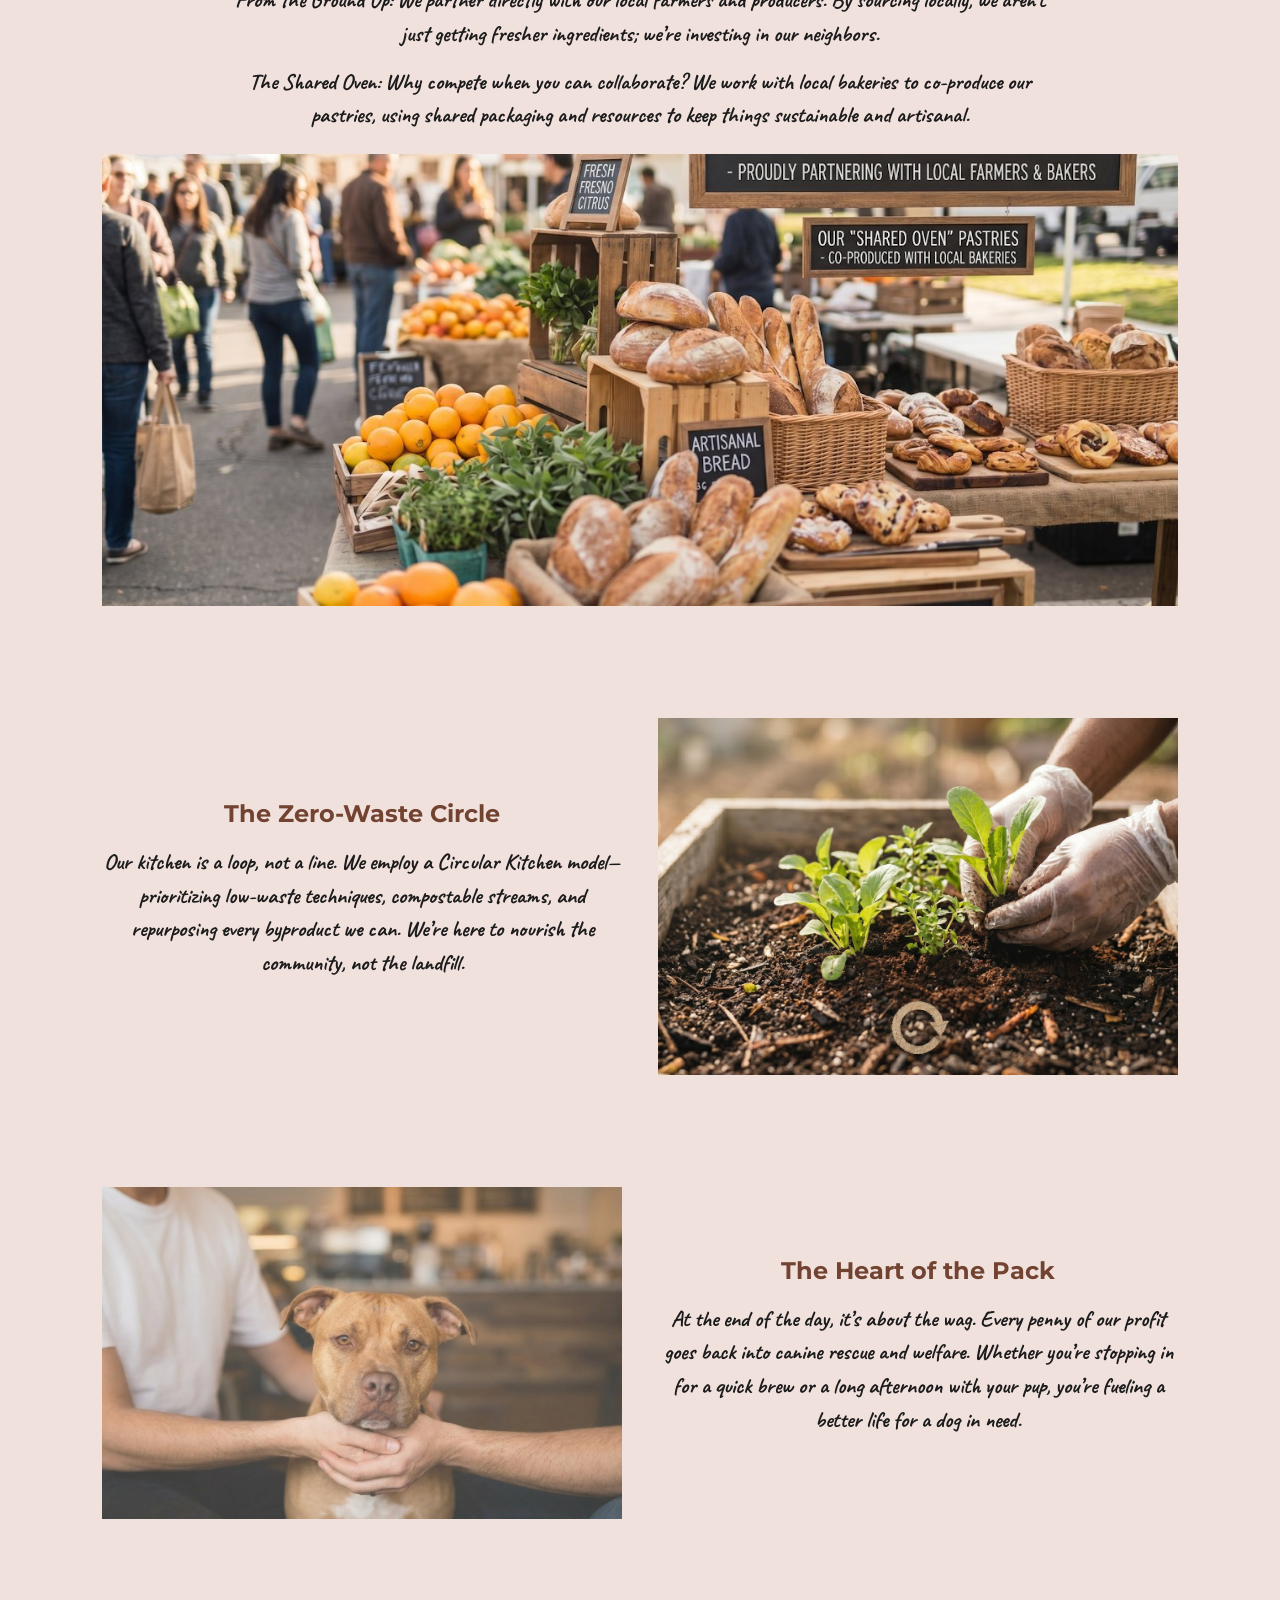
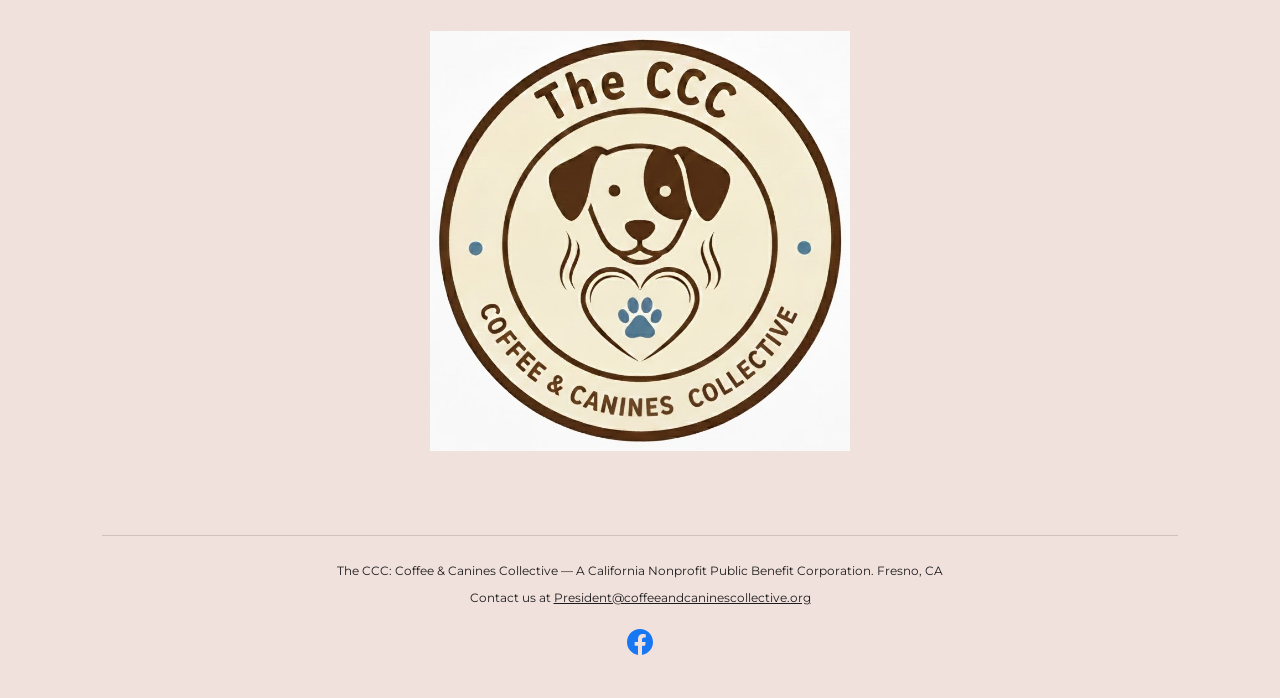
<file: the-mission.html>
<!DOCTYPE html>
<html lang="en">
<head>
<meta charset="UTF-8">
<meta name="viewport" content="width=device-width, initial-scale=1">
<title>The Mission | The CCC: Coffee &amp; Canines Collective</title>
<meta name="description" content="The CCC: Coffee &amp; Canines Collective is a Fresno-born non-profit where high-end culinary craft meets a relentless mission for animal welfare.">
<link rel="canonical" href="https://coffeeandcaninescollective.org/the-mission.html">
<meta property="og:type" content="website">
<meta property="og:title" content="The Mission | The CCC: Coffee &amp; Canines Collective">
<meta property="og:description" content="The CCC: Coffee &amp; Canines Collective is a Fresno-born non-profit where high-end culinary craft meets a relentless mission for animal welfare.">
<meta property="og:url" content="https://coffeeandcaninescollective.org/the-mission.html">
<meta property="og:image" content="https://coffeeandcaninescollective.org/assets/logo.jpg">
<meta name="twitter:card" content="summary">
<link rel="icon" href="assets/logo.jpg">
<link rel="preconnect" href="https://fonts.googleapis.com">
<link rel="preconnect" href="https://fonts.gstatic.com" crossorigin>
<link href="https://fonts.googleapis.com/css2?family=Caveat:wght@400;700&family=Montserrat:ital,wght@0,400;0,500;0,700;1,400&display=swap" rel="stylesheet">
<link rel="stylesheet" href="css/styles.css">
</head>
<body>
<header class="site-header" id="top">
  <nav class="topnav wrap">
    <a class="brand" href="index.html">
      <img src="assets/logo.jpg" alt="The CCC logo" width="36" height="36">
      <span>The CCC: Coffee &amp; Canines Collective</span>
    </a>
    <button class="nav-toggle" aria-label="Open menu" aria-expanded="false">☰</button>
    <ul class="nav-links">
      <li><a href="index.html">Home</a></li>
      <li><a href="the-mission.html" class="current">The Mission</a></li>
      <li><a href="menus.html">Menus</a></li>
      <li><a href="the-pack.html">The Pack</a></li>
      <li><a href="the-collective.html">The Collective</a></li>
    </ul>
  </nav>
</header>

<section class="hero hero--short" style="background-image:url('assets/hero-banner.jpg')">
  <div class="hero-inner">
    <h1 class="hero-title">The Mission</h1>
  </div>
</section>

<main>
  <section class="sec">
    <div class="wrap">
      <div class="cols-2">
        <div>
          <img class="ph" src="assets/mission-why.jpg" alt="Espresso pouring into a glass cup">
        </div>
        <div>
          <h2 class="t-title">The Why</h2>
          <p class="t-statement t-statement--brown">We didn’t just want to open another cafe. We wanted to build an ecosystem. The CCC: Coffee &amp; Canines Collective is a Fresno-born non-profit where high-end culinary craft meets a relentless mission for animal welfare. We believe the same precision it takes to pull a perfect shot of espresso should be applied to saving lives.</p>
        </div>
      </div>
    </div>
  </section>

  <section class="sec">
    <div class="txt">
      <h2 class="t-h2">The Radical Localism</h2>
      <p class="t-body-c">"Collective" isn't just in our name—it’s how we operate.</p>
      <p class="t-body-c">From the Ground Up: We partner directly with our local farmers and producers. By sourcing locally, we aren't just getting fresher ingredients; we’re investing in our neighbors.</p>
      <p class="t-body-c">The Shared Oven: Why compete when you can collaborate? We work with local bakeries to co-produce our pastries, using shared packaging and resources to keep things sustainable and artisanal.</p>
    </div>
    <div class="wrap">
      <img class="ph ph--full" src="assets/mission-localism.jpg" alt="Local farmers market stalls with fresh bread and produce">
    </div>
  </section>

  <section class="sec">
    <div class="wrap">
      <div class="cols-2">
        <div>
          <h2 class="t-h2">The Zero-Waste Circle</h2>
          <p class="t-body-c">Our kitchen is a loop, not a line. We employ a Circular Kitchen model—prioritizing low-waste techniques, compostable streams, and repurposing every byproduct we can. We’re here to nourish the community, not the landfill.</p>
        </div>
        <div>
          <img class="ph" src="assets/mission-zerowaste.jpg" alt="Hands planting seedlings in a garden box">
        </div>
      </div>
    </div>
  </section>

  <section class="sec">
    <div class="wrap">
      <div class="cols-2">
        <div>
          <img class="ph" src="assets/mission-heart.jpg" alt="A rescued dog being petted in a cafe">
        </div>
        <div>
          <h2 class="t-h2">The Heart of the Pack</h2>
          <p class="t-body-c">At the end of the day, it’s about the wag. Every penny of our profit goes back into canine rescue and welfare. Whether you’re stopping in for a quick brew or a long afternoon with your pup, you’re fueling a better life for a dog in need.</p>
        </div>
      </div>
    </div>
  </section>

  <section class="sec">
    <div class="wrap">
      <img class="big-logo" src="assets/footer-art-pack-mission.jpg" alt="The CCC: Coffee &amp; Canines Collective logo">
    </div>
  </section>
</main>

<footer class="site-footer">
  <div class="wrap">
    <div class="divider"></div>
    <p class="t-small">The CCC: Coffee &amp; Canines Collective — A California Nonprofit Public Benefit Corporation. Fresno, CA</p>
    <p class="t-small">Contact us at <a href="mailto:President@coffeeandcaninescollective.org">President@coffeeandcaninescollective.org</a></p>
    <a class="fb-circle" href="https://www.facebook.com/profile.php?id=61579517695465" target="_blank" rel="noopener" aria-label="Facebook">
      <svg viewBox="0 0 24 24" width="26" height="26" fill="#1877F2"><path d="M24 12.073C24 5.405 18.627 0 12 0S0 5.405 0 12.073C0 18.1 4.388 23.094 10.125 24v-8.437H7.078v-3.49h3.047v-2.66c0-3.025 1.792-4.697 4.533-4.697 1.313 0 2.686.236 2.686.236v2.971H15.83c-1.491 0-1.956.93-1.956 1.886v2.264h3.328l-.532 3.49h-2.796V24C19.612 23.094 24 18.1 24 12.073z"/></svg>
    </a>
  </div>
</footer>
<script src="js/site.js"></script>
</body>
</html>
</file>
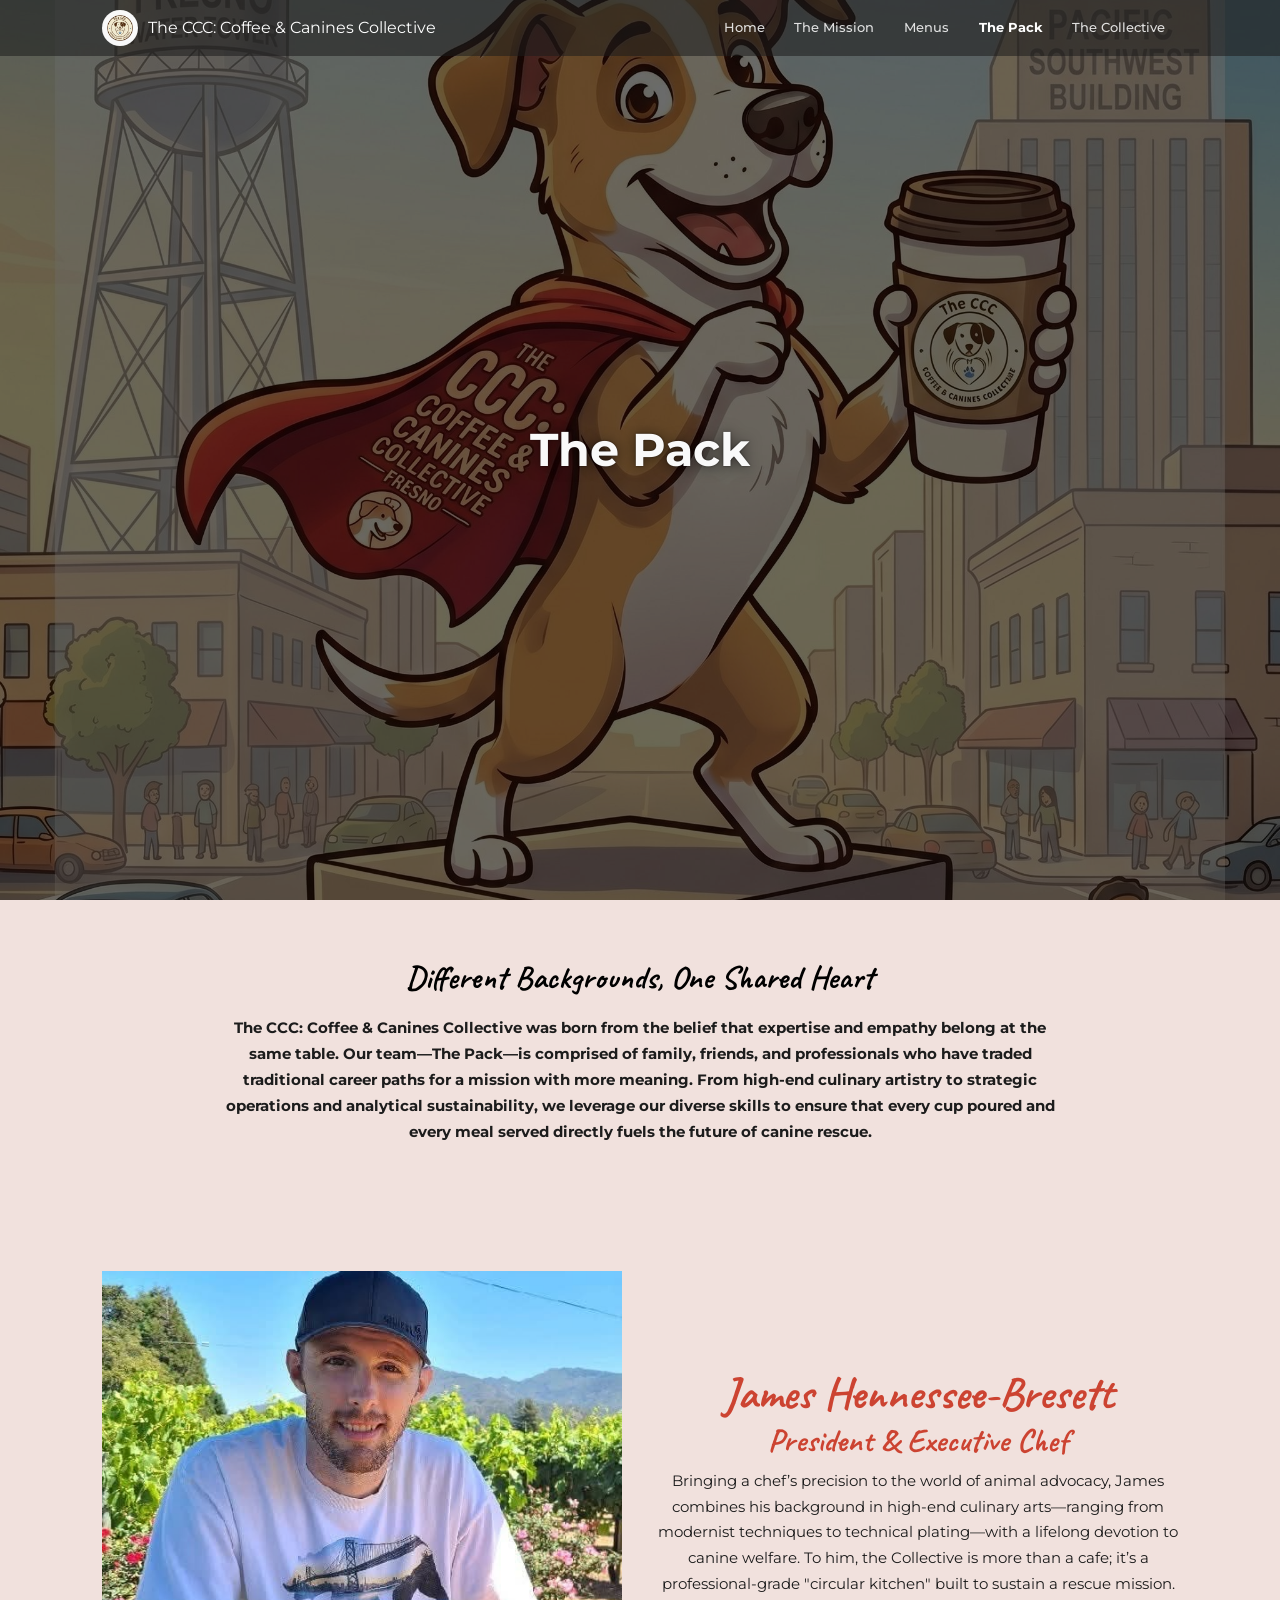
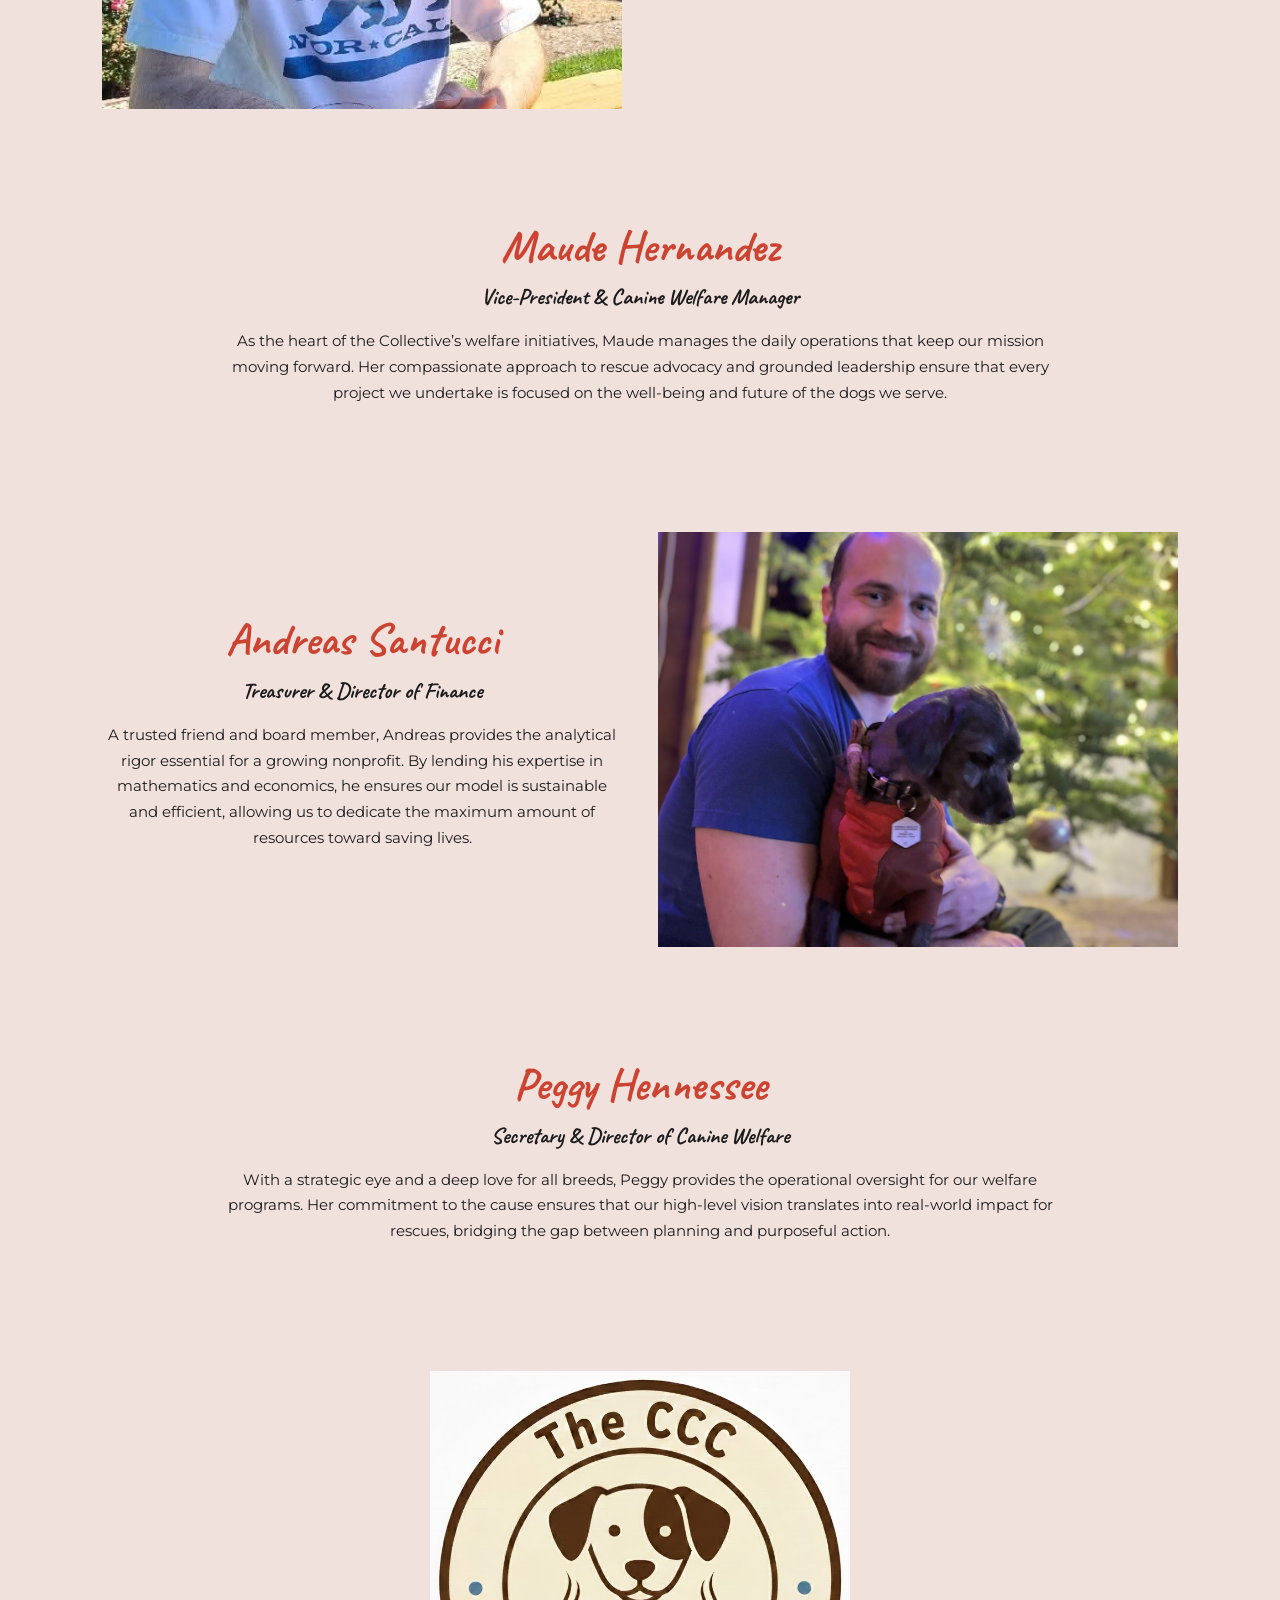
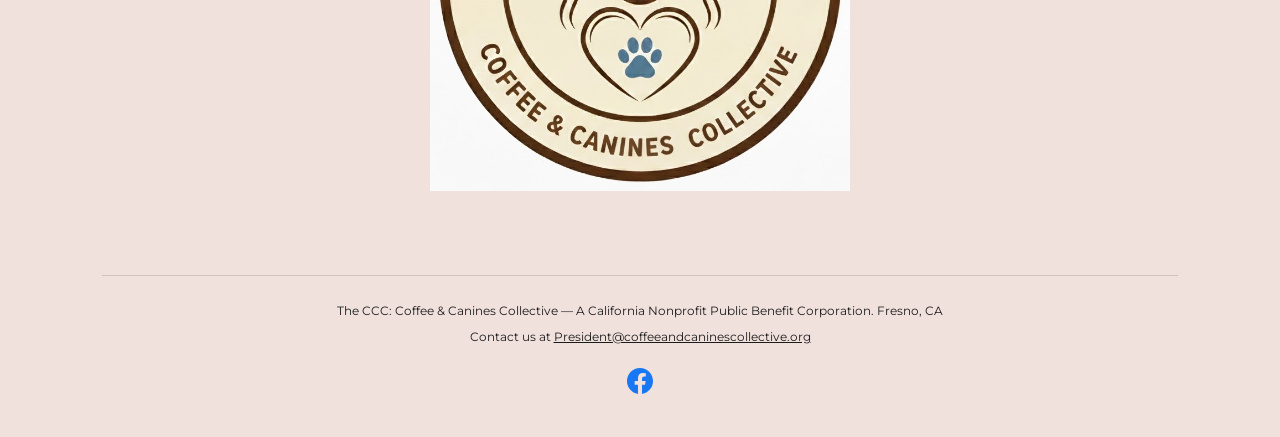
<file: the-pack.html>
<!DOCTYPE html>
<html lang="en">
<head>
<meta charset="UTF-8">
<meta name="viewport" content="width=device-width, initial-scale=1">
<title>The Pack | The CCC: Coffee &amp; Canines Collective</title>
<meta name="description" content="Meet The Pack — the family, friends, and professionals behind The CCC: Coffee &amp; Canines Collective in Fresno, CA.">
<link rel="canonical" href="https://coffeeandcaninescollective.org/the-pack.html">
<meta property="og:type" content="website">
<meta property="og:title" content="The Pack | The CCC: Coffee &amp; Canines Collective">
<meta property="og:description" content="Meet The Pack — the family, friends, and professionals behind The CCC: Coffee &amp; Canines Collective in Fresno, CA.">
<meta property="og:url" content="https://coffeeandcaninescollective.org/the-pack.html">
<meta property="og:image" content="https://coffeeandcaninescollective.org/assets/logo.jpg">
<meta name="twitter:card" content="summary">
<link rel="icon" href="assets/logo.jpg">
<link rel="preconnect" href="https://fonts.googleapis.com">
<link rel="preconnect" href="https://fonts.gstatic.com" crossorigin>
<link href="https://fonts.googleapis.com/css2?family=Caveat:wght@400;700&family=Montserrat:ital,wght@0,400;0,500;0,700;1,400&display=swap" rel="stylesheet">
<link rel="stylesheet" href="css/styles.css">
</head>
<body>
<header class="site-header" id="top">
  <nav class="topnav wrap">
    <a class="brand" href="index.html">
      <img src="assets/logo.jpg" alt="The CCC logo" width="36" height="36">
      <span>The CCC: Coffee &amp; Canines Collective</span>
    </a>
    <button class="nav-toggle" aria-label="Open menu" aria-expanded="false">☰</button>
    <ul class="nav-links">
      <li><a href="index.html">Home</a></li>
      <li><a href="the-mission.html">The Mission</a></li>
      <li><a href="menus.html">Menus</a></li>
      <li><a href="the-pack.html" class="current">The Pack</a></li>
      <li><a href="the-collective.html">The Collective</a></li>
    </ul>
  </nav>
</header>

<section class="hero hero--mid" style="background-image:url('assets/hero-banner.jpg')">
  <div class="hero-inner">
    <h1 class="hero-title">The Pack</h1>
  </div>
</section>

<main>
  <section class="sec">
    <div class="wrap">
      <div class="txt">
        <p class="t-statement">Different Backgrounds, One Shared Heart</p>
        <p class="t-body-m" style="font-weight:700">The CCC: Coffee &amp; Canines Collective was born from the belief that expertise and empathy belong at the same table. Our team—The Pack—is comprised of family, friends, and professionals who have traded traditional career paths for a mission with more meaning. From high-end culinary artistry to strategic operations and analytical sustainability, we leverage our diverse skills to ensure that every cup poured and every meal served directly fuels the future of canine rescue.</p>
      </div>
    </div>
  </section>

  <section class="sec">
    <div class="wrap">
      <div class="cols-2">
        <div>
          <img class="ph" src="assets/pack-james.jpg" alt="James Hennessee-Bresett">
        </div>
        <div>
          <h2 class="t-title">James Hennessee-Bresett</h2>
          <p class="t-title t-title--role">President &amp; Executive Chef</p>
          <p class="t-body-m">Bringing a chef’s precision to the world of animal advocacy, James combines his background in high-end culinary arts—ranging from modernist techniques to technical plating—with a lifelong devotion to canine welfare. To him, the Collective is more than a cafe; it’s a professional-grade "circular kitchen" built to sustain a rescue mission.</p>
        </div>
      </div>
    </div>
  </section>

  <section class="sec">
    <div class="wrap">
      <div class="txt">
        <h2 class="t-title">Maude Hernandez</h2>
        <p class="t-body-c">Vice-President &amp; Canine Welfare Manager</p>
        <p class="t-body-m">As the heart of the Collective’s welfare initiatives, Maude manages the daily operations that keep our mission moving forward. Her compassionate approach to rescue advocacy and grounded leadership ensure that every project we undertake is focused on the well-being and future of the dogs we serve.</p>
      </div>
    </div>
  </section>

  <section class="sec">
    <div class="wrap">
      <div class="cols-2">
        <div>
          <h2 class="t-title">Andreas Santucci</h2>
          <p class="t-body-c">Treasurer &amp; Director of Finance</p>
          <p class="t-body-m">A trusted friend and board member, Andreas provides the analytical rigor essential for a growing nonprofit. By lending his expertise in mathematics and economics, he ensures our model is sustainable and efficient, allowing us to dedicate the maximum amount of resources toward saving lives.</p>
        </div>
        <div>
          <img class="ph" src="assets/pack-andreas.jpg" alt="Andreas Santucci holding a rescue dog">
        </div>
      </div>
    </div>
  </section>

  <section class="sec">
    <div class="wrap">
      <div class="txt">
        <h2 class="t-title">Peggy Hennessee</h2>
        <p class="t-body-c">Secretary &amp; Director of Canine Welfare</p>
        <p class="t-body-m">With a strategic eye and a deep love for all breeds, Peggy provides the operational oversight for our welfare programs. Her commitment to the cause ensures that our high-level vision translates into real-world impact for rescues, bridging the gap between planning and purposeful action.</p>
      </div>
    </div>
  </section>

  <section class="sec">
    <div class="wrap">
      <img class="big-logo" src="assets/footer-art-pack-mission.jpg" alt="The CCC: Coffee & Canines Collective logo">
    </div>
  </section>
</main>

<footer class="site-footer">
  <div class="wrap">
    <div class="divider"></div>
    <p class="t-small">The CCC: Coffee &amp; Canines Collective — A California Nonprofit Public Benefit Corporation. Fresno, CA</p>
    <p class="t-small">Contact us at <a href="mailto:President@coffeeandcaninescollective.org">President@coffeeandcaninescollective.org</a></p>
    <a class="fb-circle" href="https://www.facebook.com/profile.php?id=61579517695465" target="_blank" rel="noopener" aria-label="Facebook">
      <svg viewBox="0 0 24 24" width="26" height="26" fill="#1877F2"><path d="M24 12.073C24 5.405 18.627 0 12 0S0 5.405 0 12.073C0 18.1 4.388 23.094 10.125 24v-8.437H7.078v-3.49h3.047v-2.66c0-3.025 1.792-4.697 4.533-4.697 1.313 0 2.686.236 2.686.236v2.971H15.83c-1.491 0-1.956.93-1.956 1.886v2.264h3.328l-.532 3.49h-2.796V24C19.612 23.094 24 18.1 24 12.073z"/></svg>
    </a>
  </div>
</footer>
<script src="js/site.js"></script>
</body>
</html>
</file>
<file: css/styles.css>
/* ==========================================================================
   The CCC: Coffee & Canines Collective
   Faithful port of the Google Sites theme:
   blush #F1E1DD · terracotta #CC4331 · brown #734332 · ink #1C1C1C
   Caveat (handwritten) + Montserrat + Arial body (menus)
   ========================================================================== */

:root {
  --blush: #F1E1DD;
  --terracotta: #CC4331;
  --brown: #734332;
  --ink: #1C1C1C;
  --white: #F9F9F9;
  --header-h: 56px;
}

* { box-sizing: border-box; }

html { scroll-behavior: smooth; }

body {
  margin: 0;
  background: var(--blush);
  color: var(--ink);
  font-family: Montserrat, Arial, sans-serif;
  font-size: 15px;
  line-height: 1.6;
}

img { max-width: 100%; }

a { color: inherit; }

/* ------------------------------- header ---------------------------------- */
.site-header {
  position: fixed;
  inset: 0 0 auto 0;
  z-index: 50;
  background: rgba(28, 28, 28, 0.55);
  transition: background 0.25s ease;
}
.site-header.scrolled { background: var(--ink); }

.topnav {
  display: flex;
  align-items: center;
  justify-content: space-between;
  gap: 1rem;
  height: var(--header-h);
}

.brand {
  display: flex;
  align-items: center;
  gap: 10px;
  color: #fff;
  text-decoration: none;
  font-family: Montserrat, sans-serif;
  font-size: 0.98rem;
  min-width: 0;
}
.brand img { border-radius: 50%; flex: 0 0 auto; }
.brand span { white-space: nowrap; overflow: hidden; text-overflow: ellipsis; }

.nav-links {
  display: flex;
  align-items: center;
  gap: 0.25rem;
  list-style: none;
  margin: 0;
  padding: 0;
}
.nav-links a {
  display: block;
  padding: 0.45rem 0.8rem;
  color: rgba(255, 255, 255, 0.85);
  text-decoration: none;
  font-size: 0.83rem;
  font-weight: 500;
}
.nav-links a:hover { color: #fff; }
.nav-links a.current { color: #fff; font-weight: 700; }

.nav-toggle {
  display: none;
  background: none;
  border: 0;
  color: #fff;
  font-size: 1.4rem;
  padding: 0.3rem 0.6rem;
  cursor: pointer;
}

/* -------------------------------- hero ----------------------------------- */
.hero {
  position: relative;
  display: flex;
  align-items: center;
  justify-content: center;
  background-size: cover;
  background-position: center;
  background-color: var(--terracotta);
  min-height: 100vh;
}
.hero--full, .hero--mid, .hero--short { min-height: 100vh; }

/* dark scrim over the banner, matching the original's dimmed hero */
.hero::before {
  content: "";
  position: absolute;
  inset: 0;
  background: rgba(0, 0, 0, 0.58);
}
.hero-title, .scroll-cue { position: relative; z-index: 1; }
.scroll-cue { position: absolute; }

.hero-title {
  margin: 0;
  padding: 0 1rem;
  color: var(--white);
  font-family: Montserrat, sans-serif;
  font-weight: 700;
  font-size: clamp(1.7rem, 4.2vw, 2.9rem);
  text-align: center;
  text-shadow: 0 1px 14px rgba(0, 0, 0, 0.55), 0 0 2px rgba(0, 0, 0, 0.6);
}

.scroll-cue {
  position: absolute;
  bottom: 22px;
  left: 50%;
  transform: translateX(-50%);
  width: 42px;
  height: 42px;
  border: 2px solid rgba(255, 255, 255, 0.9);
  border-radius: 50%;
  color: #fff;
  text-decoration: none;
  display: flex;
  align-items: center;
  justify-content: center;
  font-size: 1.5rem;
  line-height: 1;
  padding-bottom: 6px;
  background: rgba(0, 0, 0, 0.15);
}
.scroll-cue:hover { background: rgba(0, 0, 0, 0.35); }

/* ------------------------------ sections --------------------------------- */
.sec { padding: 56px 0; }
.sec--slim { padding: 8px 0; }

.wrap {
  max-width: 1120px;
  margin: 0 auto;
  padding: 0 22px;
}

.txt {
  max-width: 880px;
  margin: 0 auto;
  padding: 0 22px;
  text-align: center;
}

.cols-2 {
  display: grid;
  grid-template-columns: 1fr 1fr;
  gap: 36px;
  align-items: center;
  text-align: center;
}
.cols-2--top { align-items: start; }

.divider {
  height: 1px;
  background: rgba(0, 0, 0, 0.14);
  margin: 0 auto;
  max-width: 1120px;
}

/* ------------------------------ typography ------------------------------- */
.t-title {
  font-family: Caveat, cursive;
  font-weight: 700;
  color: var(--terracotta);
  font-size: clamp(2rem, 4vw, 2.8rem);
  line-height: 1.15;
  margin: 0 0 0.5rem;
}
.t-title--role { font-size: clamp(1.5rem, 3vw, 2rem); margin-top: -0.3rem; }
.t-title--brown { color: var(--brown); }

.t-statement {
  font-family: Caveat, cursive;
  font-weight: 700;
  color: #000;
  font-size: clamp(1.5rem, 3vw, 2rem);
  line-height: 1.35;
  margin: 0 0 1rem;
}
.t-statement--brown { color: var(--brown); }

.t-h2 {
  font-family: Montserrat, sans-serif;
  font-weight: 700;
  color: var(--brown);
  font-size: 1.5rem;
  line-height: 1.25;
  margin: 0 0 1rem;
}

.t-sub {
  font-family: Montserrat, sans-serif;
  font-weight: 700;
  color: var(--ink);
  font-size: 1.02rem;
  margin: 1.6rem 0 0.2rem;
}

.t-sub-caveat {
  font-family: Caveat, cursive;
  font-weight: 700;
  color: var(--brown);
  font-size: 1.7rem;
  margin: 1.8rem 0 0.4rem;
}

.t-tag {
  font-family: Arial, sans-serif;
  font-style: italic;
  color: #000;
  font-size: 0.96rem;
  margin: 0 0 0.35rem;
}

.t-body-a {
  font-family: Arial, sans-serif;
  color: #000;
  font-size: 0.96rem;
  line-height: 1.65;
  margin: 0 0 0.9rem;
}

.t-body-m {
  font-family: Montserrat, sans-serif;
  color: var(--ink);
  font-size: 0.95rem;
  line-height: 1.7;
  margin: 0 0 0.9rem;
}

.t-body-c {
  font-family: Caveat, cursive;
  font-weight: 700;
  color: var(--ink);
  font-size: 1.4rem;
  line-height: 1.5;
  margin: 0 0 0.9rem;
}

.t-small {
  font-family: Montserrat, sans-serif;
  font-size: 0.72rem;
  color: var(--ink);
  margin: 0.5rem 0;
}
.t-small a { color: var(--ink); }

/* -------------------------------- images --------------------------------- */
.ph { display: block; margin: 0 auto; max-width: 100%; }
.ph--full { width: 100%; margin: 1.4rem auto 0; }
.big-logo { display: block; margin: 0 auto; width: min(420px, 80%); }

.gform { display: block; border: 0; background: #fff; }

/* -------------------------------- footer --------------------------------- */
.site-footer { padding: 28px 0 36px; text-align: center; }
.site-footer .divider { margin-bottom: 26px; }

.fb-circle {
  display: inline-flex;
  margin-top: 14px;
  border-radius: 50%;
}

/* ------------------------------ responsive ------------------------------- */
@media (max-width: 760px) {
  .nav-toggle { display: block; }
  .nav-links {
    position: absolute;
    top: var(--header-h);
    left: 0;
    right: 0;
    flex-direction: column;
    align-items: stretch;
    background: var(--ink);
    padding: 0.4rem 0 0.8rem;
    display: none;
  }
  .nav-links.open { display: flex; }
  .nav-links a { padding: 0.7rem 1.4rem; }
  .cols-2 { grid-template-columns: 1fr; }
  .brand span { font-size: 0.85rem; }
}

@media (prefers-reduced-motion: reduce) {
  html { scroll-behavior: auto; }
}
</file>
